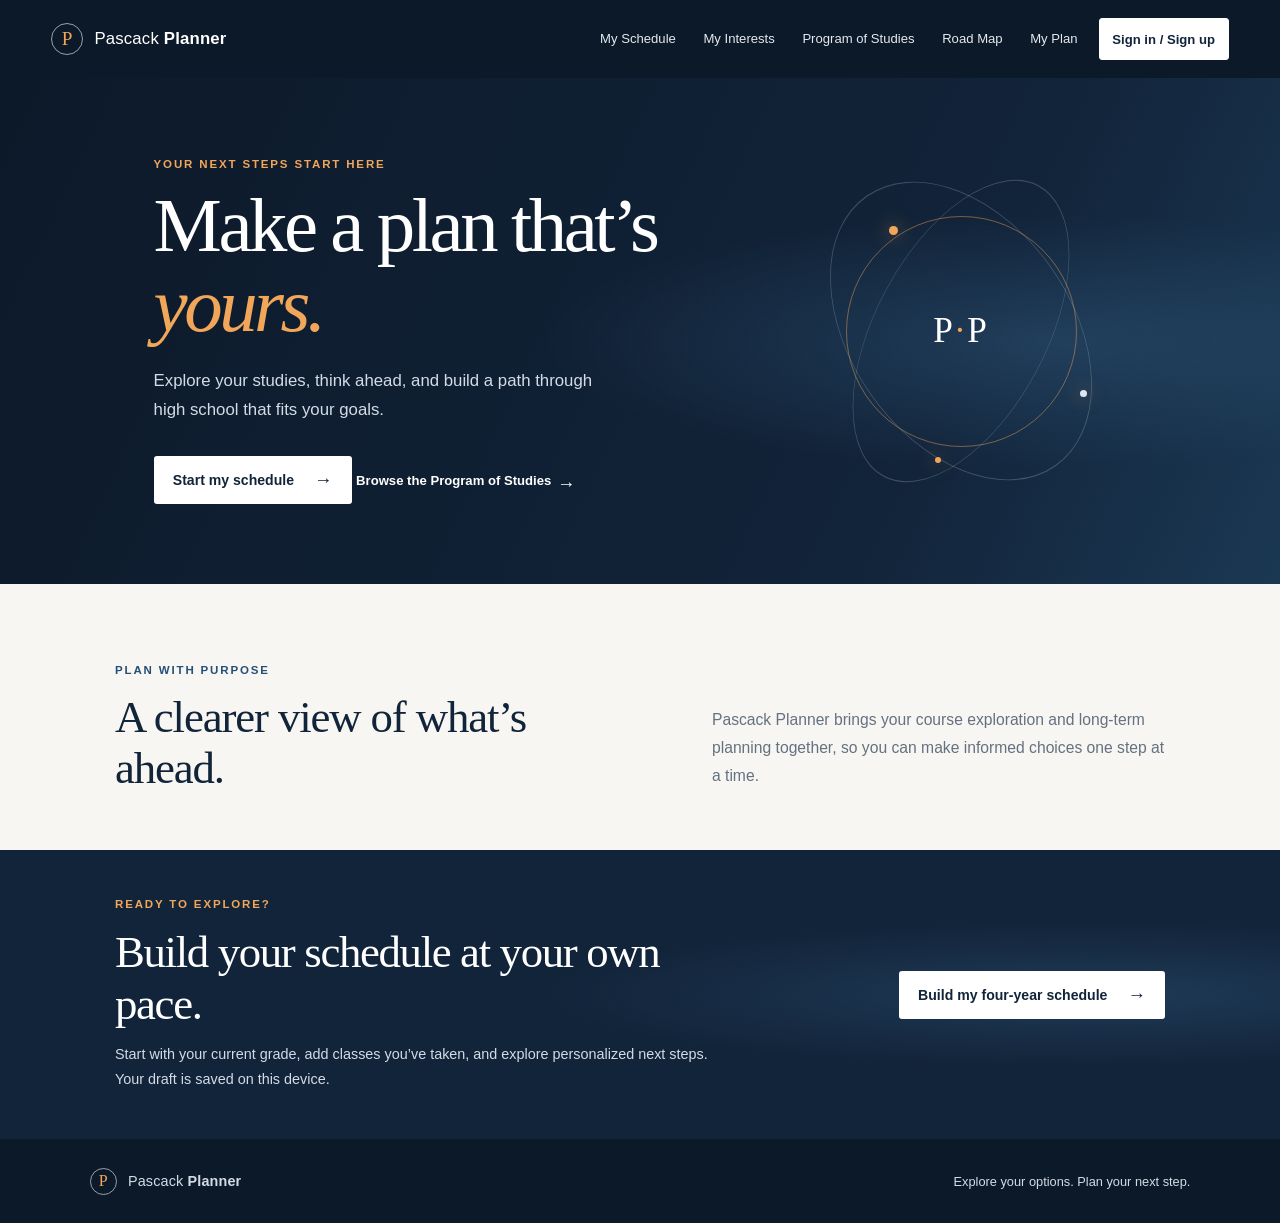
<file: index.html>
<!DOCTYPE html>
<html lang="en">
<head>
    <meta charset="UTF-8">
    <meta name="viewport" content="width=device-width, initial-scale=1.0">
    <meta name="theme-color" content="#12243a">
    <meta name="theme-color" content="#12243a">
    <title>Pascack Planner</title>
    <link href="./style.css" rel="stylesheet">
</head>
<body>
    <header class="site-header">
        <a class="brand" href="./index.html" aria-label="Pascack Planner home">
            <span class="brand-mark" aria-hidden="true">P</span>
            <span>Pascack <strong>Planner</strong></span>
        </a>
        <nav class="site-nav" aria-label="Main navigation">
            <a href="./planner.html">My Schedule</a>
            <a href="./interests.html">My Interests</a>
            <a href="./programs.html">Program of Studies</a>
            <a href="./roadmap.html">Road Map</a>
            <a href="./profile.html">My Plan</a>
            <a class="nav-signin" href="./planner.html#auth-panel">Sign in / Sign up</a>
        </nav>
    </header>

    <main>
        <section class="hero" id="home" aria-labelledby="hero-title">
            <div class="hero-content">
                <p class="eyebrow">Your next steps start here</p>
                <h1 id="hero-title">Make a plan that’s <span>yours.</span></h1>
                <p class="hero-copy">
                    Explore your studies, think ahead, and build a path through high school that fits your goals.
                </p>
                <a class="button button-light" href="./planner.html">Start my schedule <span aria-hidden="true">→</span></a>
                <a class="text-link" href="./program-of-studies.html#program-of-studies">Browse the Program of Studies <span aria-hidden="true">→</span></a>
            </div>
            <div class="hero-art" aria-hidden="true">
                <div class="orbit orbit-one"></div>
                <div class="orbit orbit-two"></div>
                <div class="orbit orbit-three"></div>
                <div class="orbit-center">P<span>·</span>P</div>
                <span class="orbit-dot dot-one"></span>
                <span class="orbit-dot dot-two"></span>
                <span class="orbit-dot dot-three"></span>
            </div>
        </section>

        <section class="welcome section-wrap" aria-labelledby="welcome-title">
            <div>
                <p class="eyebrow eyebrow-dark">Plan with purpose</p>
                <h2 id="welcome-title">A clearer view of what’s ahead.</h2>
            </div>
            <p class="welcome-copy">
                Pascack Planner brings your course exploration and long-term planning together, so you can make informed choices one step at a time.
            </p>
        </section>

        <section class="next-steps">
            <div class="next-steps-inner section-wrap">
                <div>
                    <p class="eyebrow">Ready to explore?</p>
                    <h2>Build your schedule at your own pace.</h2>
                    <p>Start with your current grade, add classes you’ve taken, and explore personalized next steps. Your draft is saved on this device.</p>
                </div>
                <a class="button button-light" href="./planner.html">Build my four-year schedule <span aria-hidden="true">→</span></a>
            </div>
        </section>
    </main>

    <footer class="site-footer">
        <a class="brand brand-footer" href="#home">
            <span class="brand-mark" aria-hidden="true">P</span>
            <span>Pascack <strong>Planner</strong></span>
        </a>
        <p>Explore your options. Plan your next step.</p>
    </footer>
</body>
</html>
</file>
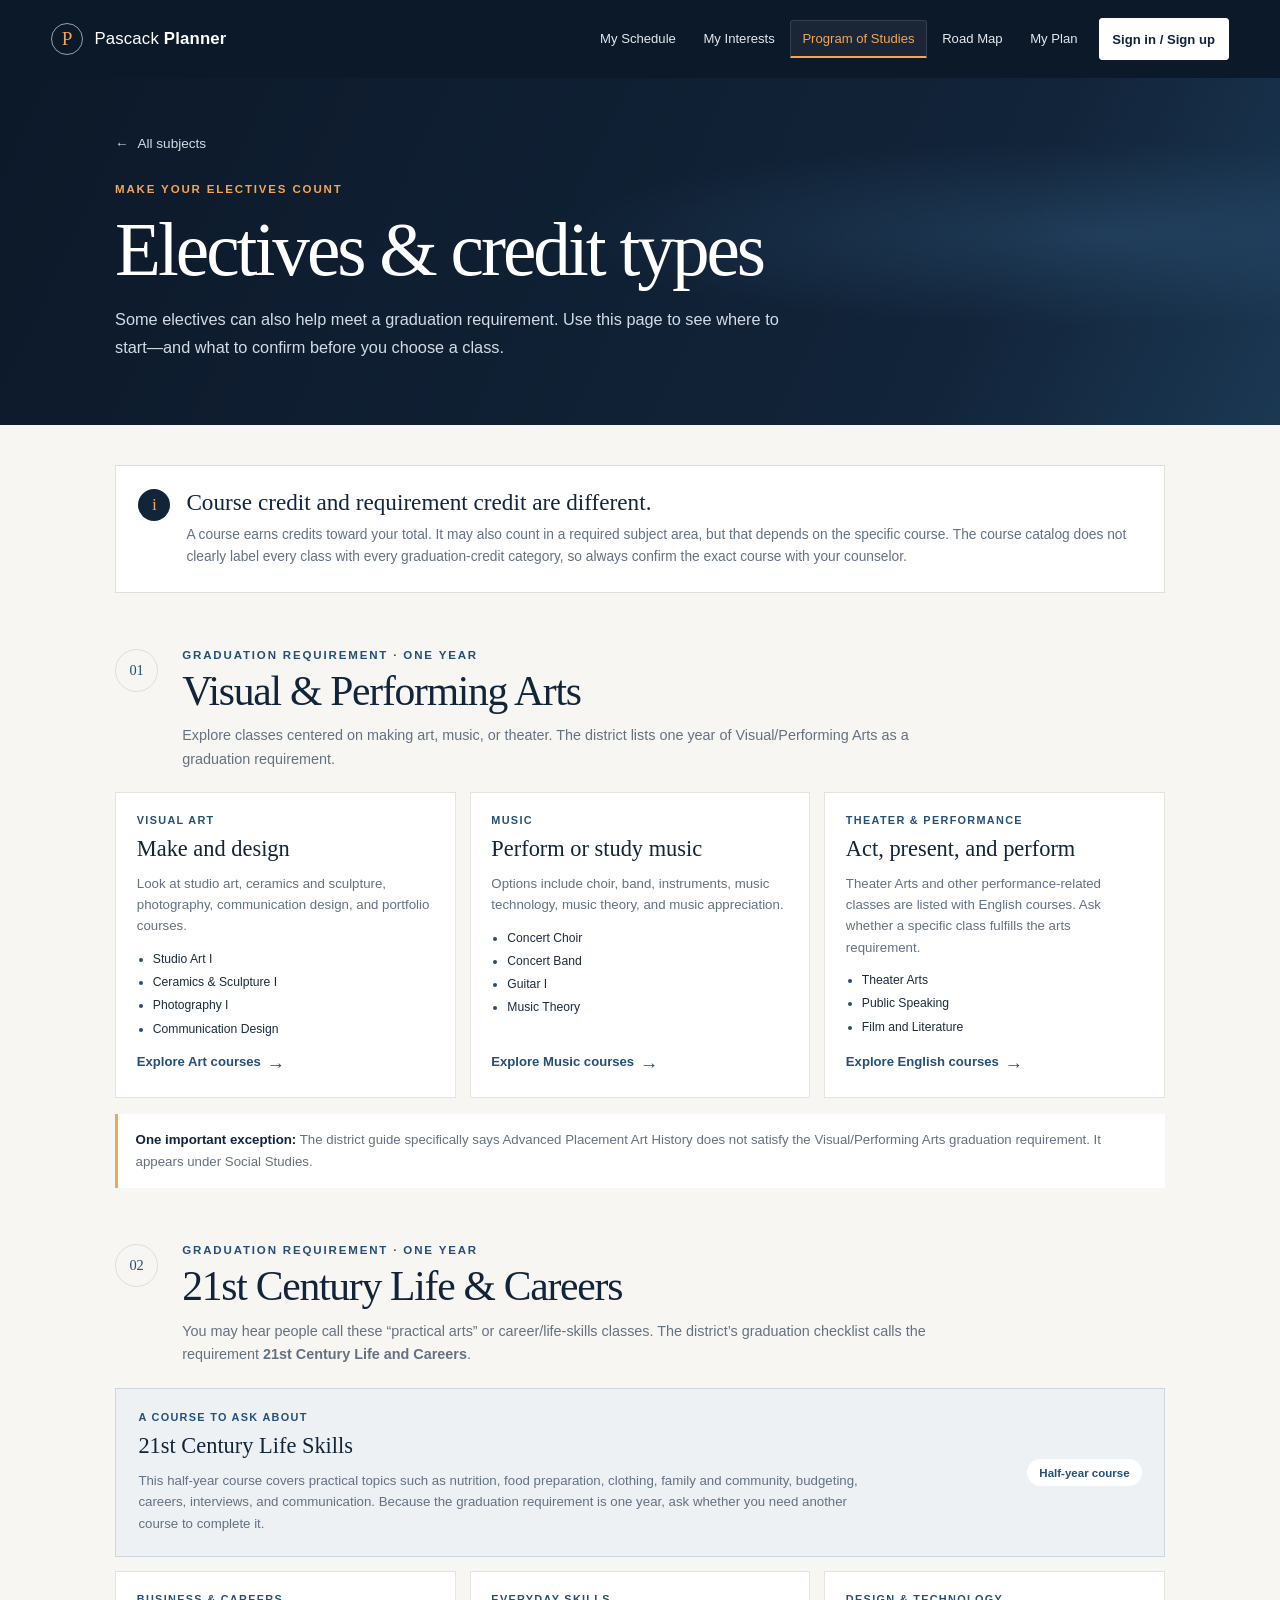
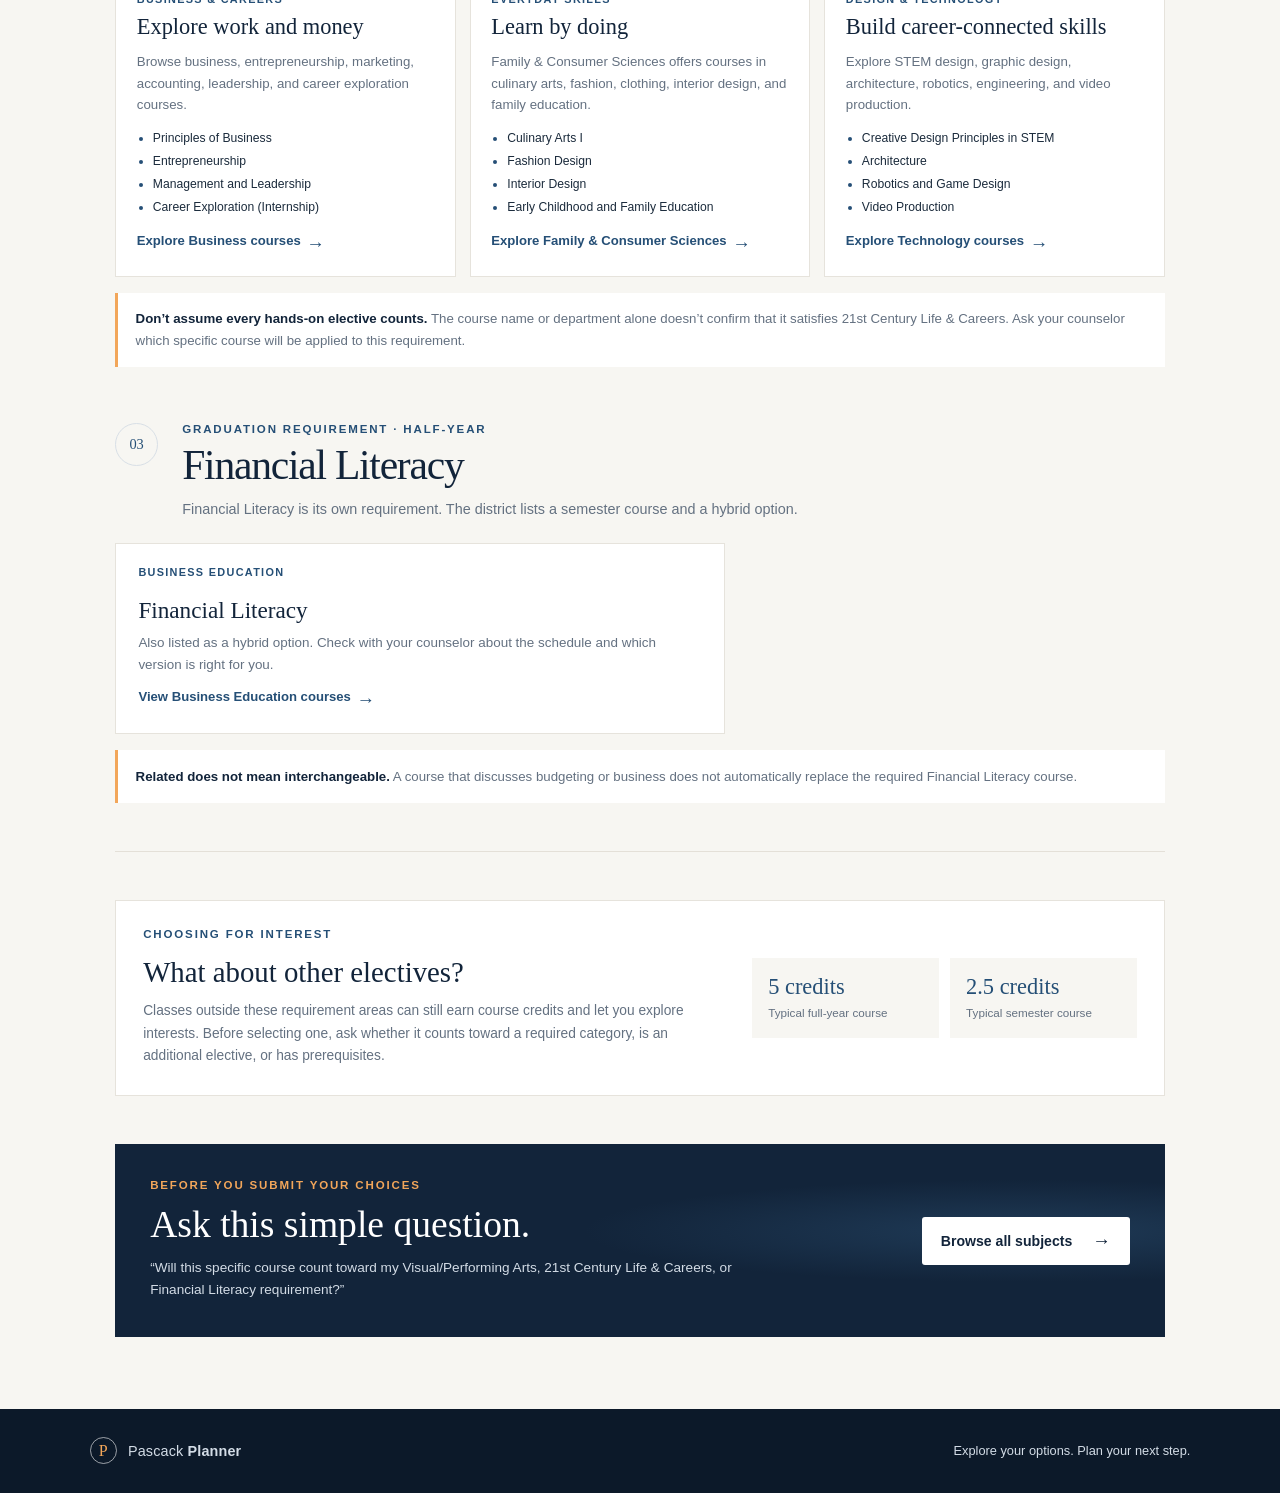
<file: electives.html>
<!DOCTYPE html>
<html lang="en">
<head>
    <meta charset="UTF-8">
    <meta name="viewport" content="width=device-width, initial-scale=1.0">
    <meta name="theme-color" content="#12243a">
    <title>Electives &amp; Credit Types | Pascack Planner</title>
    <link href="./style.css" rel="stylesheet">
</head>
<body class="electives-page">
    <header class="site-header">
        <a class="brand" href="./index.html#home" aria-label="Pascack Planner home">
            <span class="brand-mark" aria-hidden="true">P</span>
            <span>Pascack <strong>Planner</strong></span>
        </a>
        <nav class="site-nav" aria-label="Main navigation">
            <a href="./planner.html">My Schedule</a>
            <a href="./interests.html">My Interests</a>
            <a href="./programs.html" aria-current="page">Program of Studies</a>
            <a href="./roadmap.html">Road Map</a>
            <a href="./profile.html">My Plan</a>
            <a class="nav-signin" href="./planner.html#auth-panel">Sign in / Sign up</a>
        </nav>
    </header>

    <main>
        <section class="electives-hero" aria-labelledby="electives-title">
            <div class="section-wrap">
                <a class="back-link" href="./program-of-studies.html#program-of-studies"><span aria-hidden="true">←</span> All subjects</a>
                <p class="eyebrow">Make your electives count</p>
                <h1 id="electives-title">Electives &amp; credit types</h1>
                <p>Some electives can also help meet a graduation requirement. Use this page to see where to start—and what to confirm before you choose a class.</p>
            </div>
        </section>

        <div class="section-wrap electives-content">
            <aside class="electives-explainer">
                <span class="explainer-mark" aria-hidden="true">i</span>
                <div>
                    <h2>Course credit and requirement credit are different.</h2>
                    <p>A course earns credits toward your total. It may also count in a required subject area, but that depends on the specific course. The course catalog does not clearly label every class with every graduation-credit category, so always confirm the exact course with your counselor.</p>
                </div>
            </aside>

            <section class="credit-type-section" aria-labelledby="arts-credit-title">
                <div class="credit-section-heading">
                    <span class="credit-index">01</span>
                    <div>
                        <p class="eyebrow eyebrow-dark">Graduation requirement · one year</p>
                        <h2 id="arts-credit-title">Visual &amp; Performing Arts</h2>
                        <p>Explore classes centered on making art, music, or theater. The district lists one year of Visual/Performing Arts as a graduation requirement.</p>
                    </div>
                </div>
                <div class="credit-exploration-grid">
                    <article class="credit-explore-card">
                        <p class="credit-area-label">Visual art</p>
                        <h3>Make and design</h3>
                        <p>Look at studio art, ceramics and sculpture, photography, communication design, and portfolio courses.</p>
                        <ul class="course-example-list">
                            <li>Studio Art I</li>
                            <li>Ceramics &amp; Sculpture I</li>
                            <li>Photography I</li>
                            <li>Communication Design</li>
                        </ul>
                        <a class="text-link" href="./program.html?subject=art">Explore Art courses <span aria-hidden="true">→</span></a>
                    </article>
                    <article class="credit-explore-card">
                        <p class="credit-area-label">Music</p>
                        <h3>Perform or study music</h3>
                        <p>Options include choir, band, instruments, music technology, music theory, and music appreciation.</p>
                        <ul class="course-example-list">
                            <li>Concert Choir</li>
                            <li>Concert Band</li>
                            <li>Guitar I</li>
                            <li>Music Theory</li>
                        </ul>
                        <a class="text-link" href="./program.html?subject=music">Explore Music courses <span aria-hidden="true">→</span></a>
                    </article>
                    <article class="credit-explore-card">
                        <p class="credit-area-label">Theater &amp; performance</p>
                        <h3>Act, present, and perform</h3>
                        <p>Theater Arts and other performance-related classes are listed with English courses. Ask whether a specific class fulfills the arts requirement.</p>
                        <ul class="course-example-list">
                            <li>Theater Arts</li>
                            <li>Public Speaking</li>
                            <li>Film and Literature</li>
                        </ul>
                        <a class="text-link" href="./program.html?subject=english">Explore English courses <span aria-hidden="true">→</span></a>
                    </article>
                </div>
                <p class="credit-caution"><strong>One important exception:</strong> The district guide specifically says Advanced Placement Art History does not satisfy the Visual/Performing Arts graduation requirement. It appears under Social Studies.</p>
            </section>

            <section class="credit-type-section" aria-labelledby="life-credit-title">
                <div class="credit-section-heading">
                    <span class="credit-index">02</span>
                    <div>
                        <p class="eyebrow eyebrow-dark">Graduation requirement · one year</p>
                        <h2 id="life-credit-title">21st Century Life &amp; Careers</h2>
                        <p>You may hear people call these “practical arts” or career/life-skills classes. The district’s graduation checklist calls the requirement <strong>21st Century Life and Careers</strong>.</p>
                    </div>
                </div>
                <div class="life-skills-feature">
                    <div>
                        <p class="credit-area-label">A course to ask about</p>
                        <h3>21st Century Life Skills</h3>
                        <p>This half-year course covers practical topics such as nutrition, food preparation, clothing, family and community, budgeting, careers, interviews, and communication. Because the graduation requirement is one year, ask whether you need another course to complete it.</p>
                    </div>
                    <span class="course-time-badge">Half-year course</span>
                </div>
                <div class="credit-exploration-grid">
                    <article class="credit-explore-card">
                        <p class="credit-area-label">Business &amp; careers</p>
                        <h3>Explore work and money</h3>
                        <p>Browse business, entrepreneurship, marketing, accounting, leadership, and career exploration courses.</p>
                        <ul class="course-example-list">
                            <li>Principles of Business</li>
                            <li>Entrepreneurship</li>
                            <li>Management and Leadership</li>
                            <li>Career Exploration (Internship)</li>
                        </ul>
                        <a class="text-link" href="./program.html?subject=business-education">Explore Business courses <span aria-hidden="true">→</span></a>
                    </article>
                    <article class="credit-explore-card">
                        <p class="credit-area-label">Everyday skills</p>
                        <h3>Learn by doing</h3>
                        <p>Family &amp; Consumer Sciences offers courses in culinary arts, fashion, clothing, interior design, and family education.</p>
                        <ul class="course-example-list">
                            <li>Culinary Arts I</li>
                            <li>Fashion Design</li>
                            <li>Interior Design</li>
                            <li>Early Childhood and Family Education</li>
                        </ul>
                        <a class="text-link" href="./program.html?subject=family-consumer-sciences">Explore Family &amp; Consumer Sciences <span aria-hidden="true">→</span></a>
                    </article>
                    <article class="credit-explore-card">
                        <p class="credit-area-label">Design &amp; technology</p>
                        <h3>Build career-connected skills</h3>
                        <p>Explore STEM design, graphic design, architecture, robotics, engineering, and video production.</p>
                        <ul class="course-example-list">
                            <li>Creative Design Principles in STEM</li>
                            <li>Architecture</li>
                            <li>Robotics and Game Design</li>
                            <li>Video Production</li>
                        </ul>
                        <a class="text-link" href="./program.html?subject=technology-education">Explore Technology courses <span aria-hidden="true">→</span></a>
                    </article>
                </div>
                <p class="credit-caution"><strong>Don’t assume every hands-on elective counts.</strong> The course name or department alone doesn’t confirm that it satisfies 21st Century Life &amp; Careers. Ask your counselor which specific course will be applied to this requirement.</p>
            </section>

            <section class="credit-type-section financial-section" aria-labelledby="financial-credit-title">
                <div class="credit-section-heading">
                    <span class="credit-index">03</span>
                    <div>
                        <p class="eyebrow eyebrow-dark">Graduation requirement · half-year</p>
                        <h2 id="financial-credit-title">Financial Literacy</h2>
                        <p>Financial Literacy is its own requirement. The district lists a semester course and a hybrid option.</p>
                    </div>
                </div>
                <a class="financial-course-card" href="./program.html?subject=business-education">
                    <span class="credit-area-label">Business Education</span>
                    <strong>Financial Literacy</strong>
                    <span>Also listed as a hybrid option. Check with your counselor about the schedule and which version is right for you.</span>
                    <span class="text-link">View Business Education courses <span aria-hidden="true">→</span></span>
                </a>
                <p class="credit-caution"><strong>Related does not mean interchangeable.</strong> A course that discusses budgeting or business does not automatically replace the required Financial Literacy course.</p>
            </section>

            <section class="elective-basics" aria-labelledby="general-electives-title">
                <div>
                    <p class="eyebrow eyebrow-dark">Choosing for interest</p>
                    <h2 id="general-electives-title">What about other electives?</h2>
                    <p>Classes outside these requirement areas can still earn course credits and let you explore interests. Before selecting one, ask whether it counts toward a required category, is an additional elective, or has prerequisites.</p>
                </div>
                <div class="credit-example-pair">
                    <div><strong>5 credits</strong><span>Typical full-year course</span></div>
                    <div><strong>2.5 credits</strong><span>Typical semester course</span></div>
                </div>
            </section>

            <section class="counselor-callout elective-counselor-callout">
                <div>
                    <p class="eyebrow">Before you submit your choices</p>
                    <h2>Ask this simple question.</h2>
                    <p>“Will this specific course count toward my Visual/Performing Arts, 21st Century Life &amp; Careers, or Financial Literacy requirement?”</p>
                </div>
                <a class="button button-light" href="./program-of-studies.html#program-of-studies">Browse all subjects <span aria-hidden="true">→</span></a>
            </section>
        </div>
    </main>

    <footer class="site-footer">
        <a class="brand brand-footer" href="./index.html#home">
            <span class="brand-mark" aria-hidden="true">P</span>
            <span>Pascack <strong>Planner</strong></span>
        </a>
        <p>Explore your options. Plan your next step.</p>
    </footer>
</body>
</html>
</file>
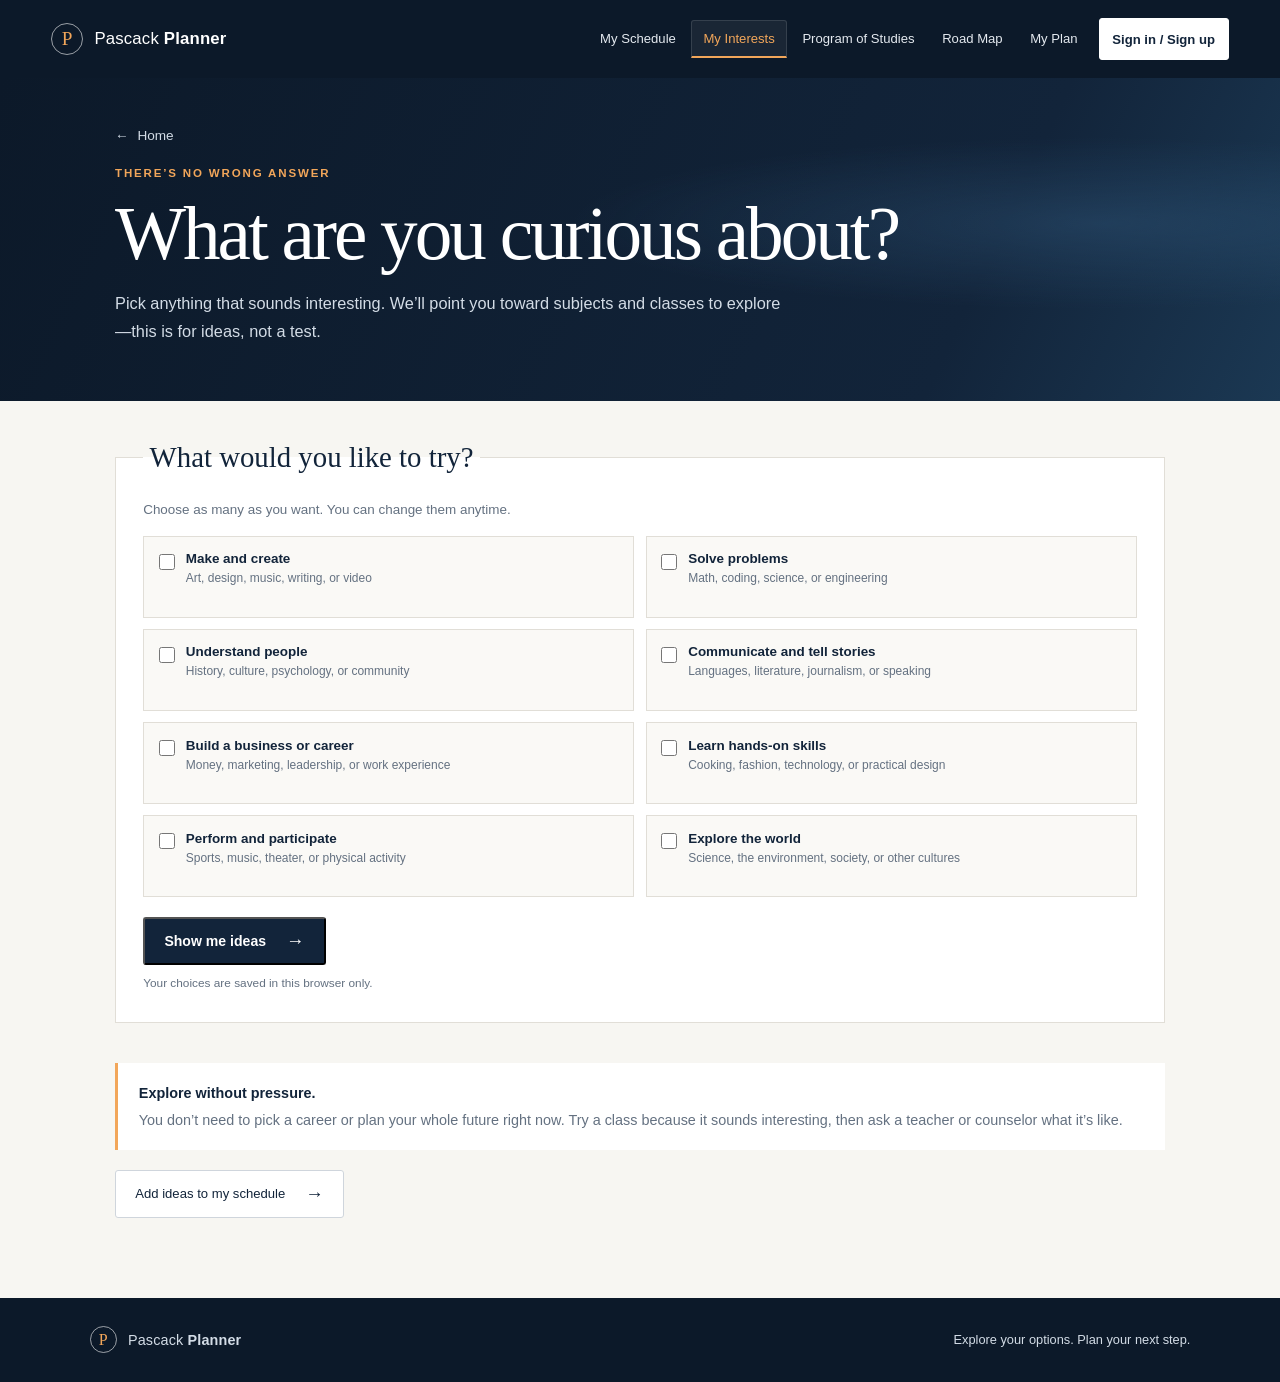
<file: interests.html>
<!DOCTYPE html>
<html lang="en">
<head>
    <meta charset="UTF-8">
    <meta name="viewport" content="width=device-width, initial-scale=1.0">
    <meta name="theme-color" content="#12243a">
    <title>Explore My Interests | Pascack Planner</title>
    <link href="./style.css" rel="stylesheet">
    <script src="./program-data.js" defer></script>
    <script src="./interests.js" defer></script>
</head>
<body>
    <header class="site-header">
        <a class="brand" href="./index.html" aria-label="Pascack Planner home">
            <span class="brand-mark" aria-hidden="true">P</span>
            <span>Pascack <strong>Planner</strong></span>
        </a>
        <nav class="site-nav" aria-label="Main navigation">
            <a href="./planner.html">My Schedule</a>
            <a href="./interests.html" aria-current="page">My Interests</a>
            <a href="./programs.html">Program of Studies</a>
            <a href="./roadmap.html">Road Map</a>
            <a href="./profile.html">My Plan</a>
            <a class="nav-signin" href="./planner.html#auth-panel">Sign in / Sign up</a>
        </nav>
    </header>

    <main>
        <section class="section-hero">
            <div class="section-wrap">
                <a class="back-link" href="./index.html"><span aria-hidden="true">←</span> Home</a>
                <p class="eyebrow">There’s no wrong answer</p>
                <h1>What are you curious about?</h1>
                <p>Pick anything that sounds interesting. We’ll point you toward subjects and classes to explore—this is for ideas, not a test.</p>
            </div>
        </section>

        <div class="section-wrap interests-content">
            <fieldset class="interest-fieldset">
                <legend>What would you like to try?</legend>
                <p class="interest-instructions">Choose as many as you want. You can change them anytime.</p>
                <div class="interest-options">
                    <label class="interest-option"><input type="checkbox" name="interest" value="make"><span><strong>Make and create</strong><small>Art, design, music, writing, or video</small></span></label>
                    <label class="interest-option"><input type="checkbox" name="interest" value="solve"><span><strong>Solve problems</strong><small>Math, coding, science, or engineering</small></span></label>
                    <label class="interest-option"><input type="checkbox" name="interest" value="people"><span><strong>Understand people</strong><small>History, culture, psychology, or community</small></span></label>
                    <label class="interest-option"><input type="checkbox" name="interest" value="communicate"><span><strong>Communicate and tell stories</strong><small>Languages, literature, journalism, or speaking</small></span></label>
                    <label class="interest-option"><input type="checkbox" name="interest" value="business"><span><strong>Build a business or career</strong><small>Money, marketing, leadership, or work experience</small></span></label>
                    <label class="interest-option"><input type="checkbox" name="interest" value="hands-on"><span><strong>Learn hands-on skills</strong><small>Cooking, fashion, technology, or practical design</small></span></label>
                    <label class="interest-option"><input type="checkbox" name="interest" value="perform"><span><strong>Perform and participate</strong><small>Sports, music, theater, or physical activity</small></span></label>
                    <label class="interest-option"><input type="checkbox" name="interest" value="explore"><span><strong>Explore the world</strong><small>Science, the environment, society, or other cultures</small></span></label>
                </div>
                <button class="button button-navy" type="button" id="show-matches">Show me ideas <span aria-hidden="true">→</span></button>
                <p class="interest-save-note" id="interest-save-note" role="status">Your choices are saved in this browser only.</p>
            </fieldset>

            <section class="interest-results" id="interest-results" aria-live="polite" aria-labelledby="results-title" hidden>
                <div class="requirements-heading">
                    <div>
                        <p class="eyebrow eyebrow-dark">A few places to start</p>
                        <h2 class="content-heading" id="results-title">Subjects to explore</h2>
                    </div>
                </div>
                <p class="section-intro" id="results-intro"></p>
                <div class="interest-result-grid" id="interest-result-grid"></div>
            </section>

            <aside class="guide-note">
                <strong>Explore without pressure.</strong>
                You don’t need to pick a career or plan your whole future right now. Try a class because it sounds interesting, then ask a teacher or counselor what it’s like.
            </aside>
            <a class="button button-outline" href="./planner.html">Add ideas to my schedule <span aria-hidden="true">→</span></a>
        </div>
    </main>

    <footer class="site-footer">
        <a class="brand brand-footer" href="./index.html">
            <span class="brand-mark" aria-hidden="true">P</span>
            <span>Pascack <strong>Planner</strong></span>
        </a>
        <p>Explore your options. Plan your next step.</p>
    </footer>
</body>
</html>
</file>
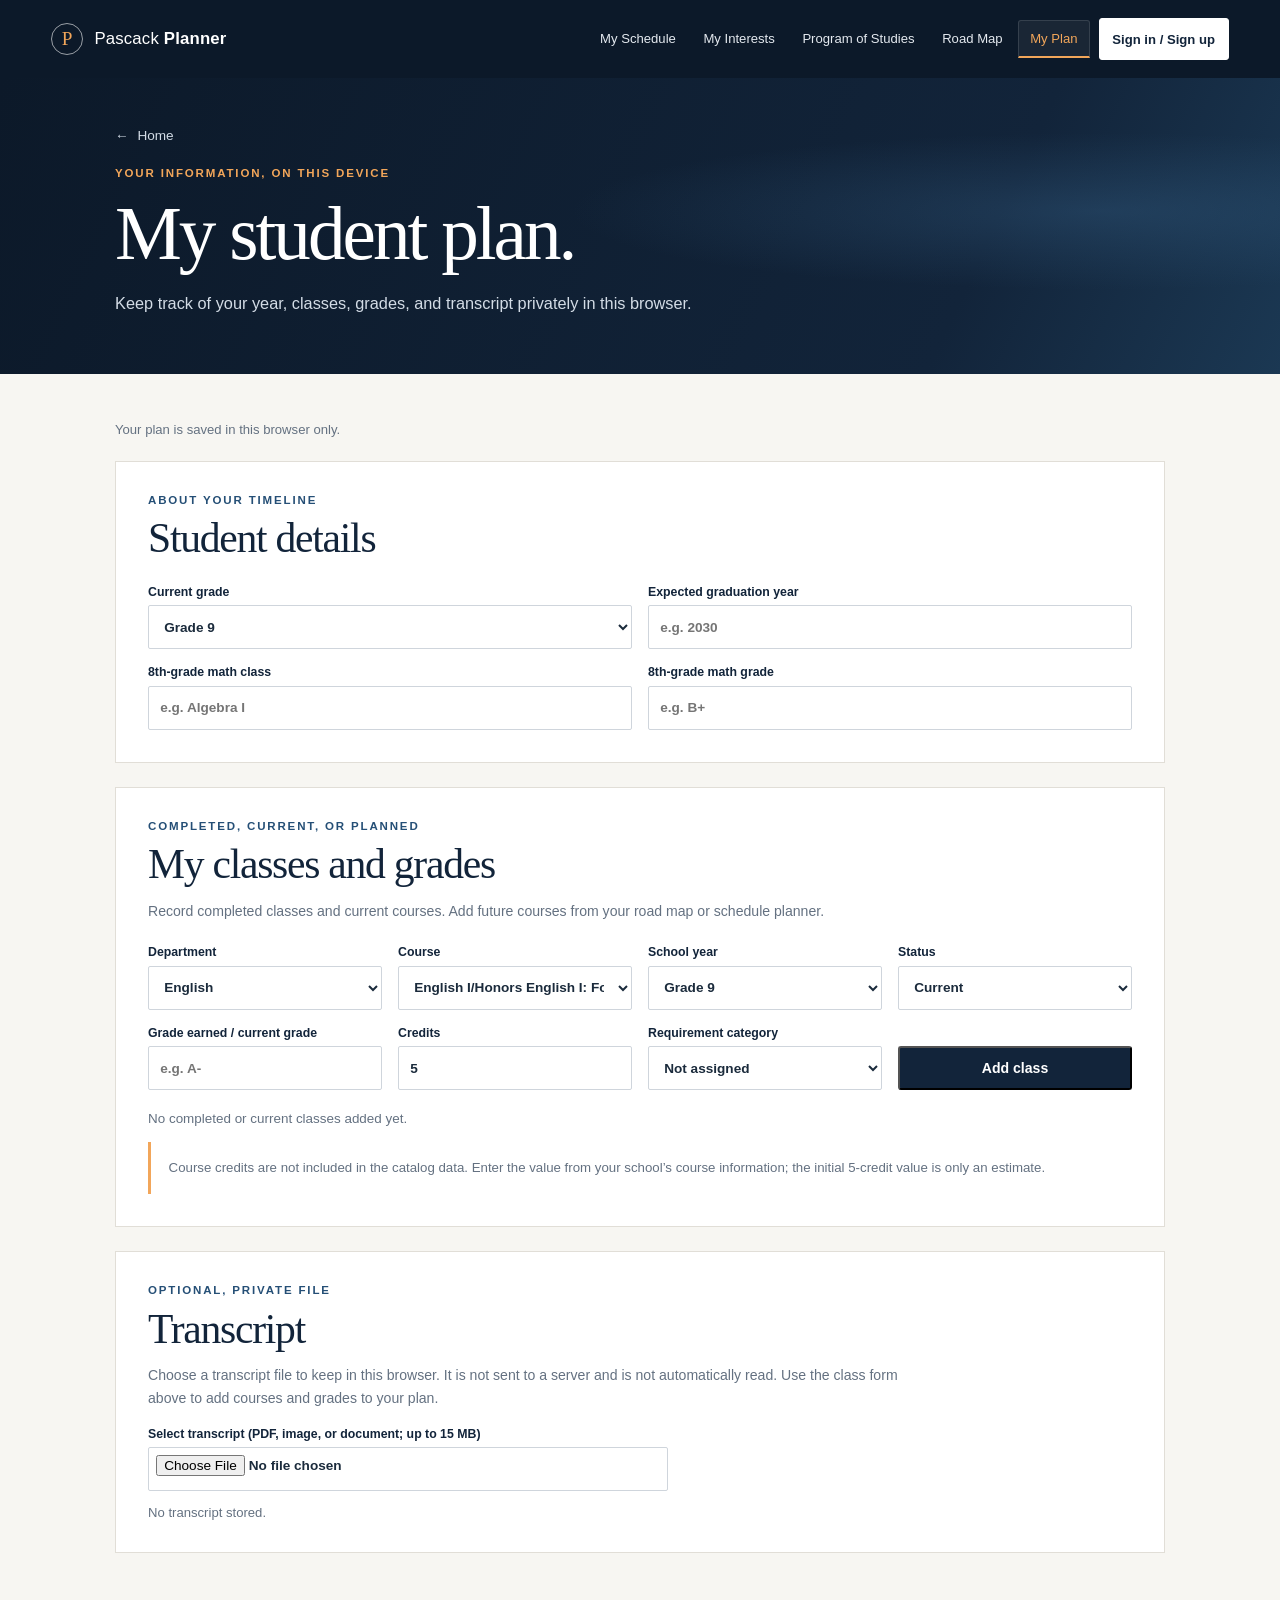
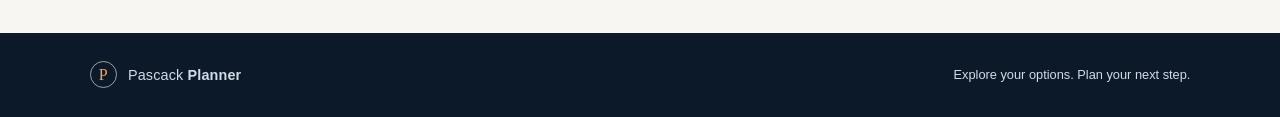
<file: profile.html>
<!DOCTYPE html>
<html lang="en">
<head>
    <meta charset="UTF-8">
    <meta name="viewport" content="width=device-width, initial-scale=1.0">
    <meta name="theme-color" content="#12243a">
    <title>My Plan | Pascack Planner</title>
    <link href="./style.css" rel="stylesheet">
    <script src="./program-data.js" defer></script>
    <script src="./student-data.js" defer></script>
    <script src="./profile.js" defer></script>
</head>
<body>
    <header class="site-header">
        <a class="brand" href="./index.html" aria-label="Pascack Planner home">
            <span class="brand-mark" aria-hidden="true">P</span>
            <span>Pascack <strong>Planner</strong></span>
        </a>
        <nav class="site-nav" aria-label="Main navigation">
            <a href="./planner.html">My Schedule</a>
            <a href="./interests.html">My Interests</a>
            <a href="./programs.html">Program of Studies</a>
            <a href="./roadmap.html">Road Map</a>
            <a href="./profile.html" aria-current="page">My Plan</a>
            <a class="nav-signin" href="./planner.html#auth-panel">Sign in / Sign up</a>
        </nav>
    </header>
    <main>
        <section class="section-hero">
            <div class="section-wrap">
                <a class="back-link" href="./index.html"><span aria-hidden="true">←</span> Home</a>
                <p class="eyebrow">Your information, on this device</p>
                <h1>My student plan.</h1>
                <p>Keep track of your year, classes, grades, and transcript privately in this browser.</p>
            </div>
        </section>
        <div class="section-wrap content-page student-profile-page">
            <p class="student-data-status" id="profile-status" role="status">Your plan is saved in this browser only.</p>
            <section class="student-panel" aria-labelledby="student-details-title">
                <p class="eyebrow eyebrow-dark">About your timeline</p>
                <h2 class="content-heading" id="student-details-title">Student details</h2>
                <div class="student-form-grid">
                    <label>Current grade
                        <select id="profile-current-grade">
                            <option value="9">Grade 9</option><option value="10">Grade 10</option>
                            <option value="11">Grade 11</option><option value="12">Grade 12</option>
                        </select>
                    </label>
                    <label>Expected graduation year
                        <input id="profile-graduation-year" type="number" min="2026" max="2045" placeholder="e.g. 2030">
                    </label>
                    <label>8th-grade math class
                        <input id="profile-math8-course" type="text" maxlength="100" placeholder="e.g. Algebra I">
                    </label>
                    <label>8th-grade math grade
                        <input id="profile-math8-grade" type="text" maxlength="12" placeholder="e.g. B+">
                    </label>
                </div>
            </section>

            <section class="student-panel" aria-labelledby="add-class-title">
                <p class="eyebrow eyebrow-dark">Completed, current, or planned</p>
                <h2 class="content-heading" id="add-class-title">My classes and grades</h2>
                <p class="section-intro">Record completed classes and current courses. Add future courses from your road map or schedule planner.</p>
                <form id="class-form" class="student-class-form">
                    <label>Department
                        <select id="class-subject" required></select>
                    </label>
                    <label>Course
                        <select id="class-course" required></select>
                    </label>
                    <label>School year
                        <select id="class-grade" required>
                            <option value="9">Grade 9</option><option value="10">Grade 10</option>
                            <option value="11">Grade 11</option><option value="12">Grade 12</option>
                        </select>
                    </label>
                    <label>Status
                        <select id="class-status"><option value="current" selected>Current</option><option value="completed">Completed</option><option value="planned">Planned</option></select>
                    </label>
                    <label>Grade earned / current grade
                        <input id="class-mark" type="text" maxlength="12" placeholder="e.g. A-">
                    </label>
                    <label>Credits
                        <input id="class-credits" type="number" min="0" max="30" step="0.5" value="5">
                    </label>
                    <label>Requirement category
                        <select id="class-requirement"></select>
                    </label>
                    <button class="button button-navy" type="submit">Add class</button>
                </form>
                <div id="class-list" class="student-class-list"></div>
                <p class="credit-caution">Course credits are not included in the catalog data. Enter the value from your school’s course information; the initial 5-credit value is only an estimate.</p>
            </section>

            <section class="student-panel transcript-panel" aria-labelledby="transcript-title">
                <p class="eyebrow eyebrow-dark">Optional, private file</p>
                <h2 class="content-heading" id="transcript-title">Transcript</h2>
                <p class="section-intro">Choose a transcript file to keep in this browser. It is not sent to a server and is not automatically read. Use the class form above to add courses and grades to your plan.</p>
                <label class="transcript-upload">Select transcript (PDF, image, or document; up to 15 MB)
                    <input id="transcript-file" type="file" accept=".pdf,.png,.jpg,.jpeg,.webp,.doc,.docx">
                </label>
                <p id="transcript-status" class="student-data-status" role="status">No transcript stored.</p>
                <button class="button button-quiet" id="remove-transcript" type="button" hidden>Remove saved transcript</button>
            </section>
        </div>
    </main>
    <footer class="site-footer">
        <a class="brand brand-footer" href="./index.html"><span class="brand-mark" aria-hidden="true">P</span><span>Pascack <strong>Planner</strong></span></a>
        <p>Explore your options. Plan your next step.</p>
    </footer>
</body>
</html>
</file>
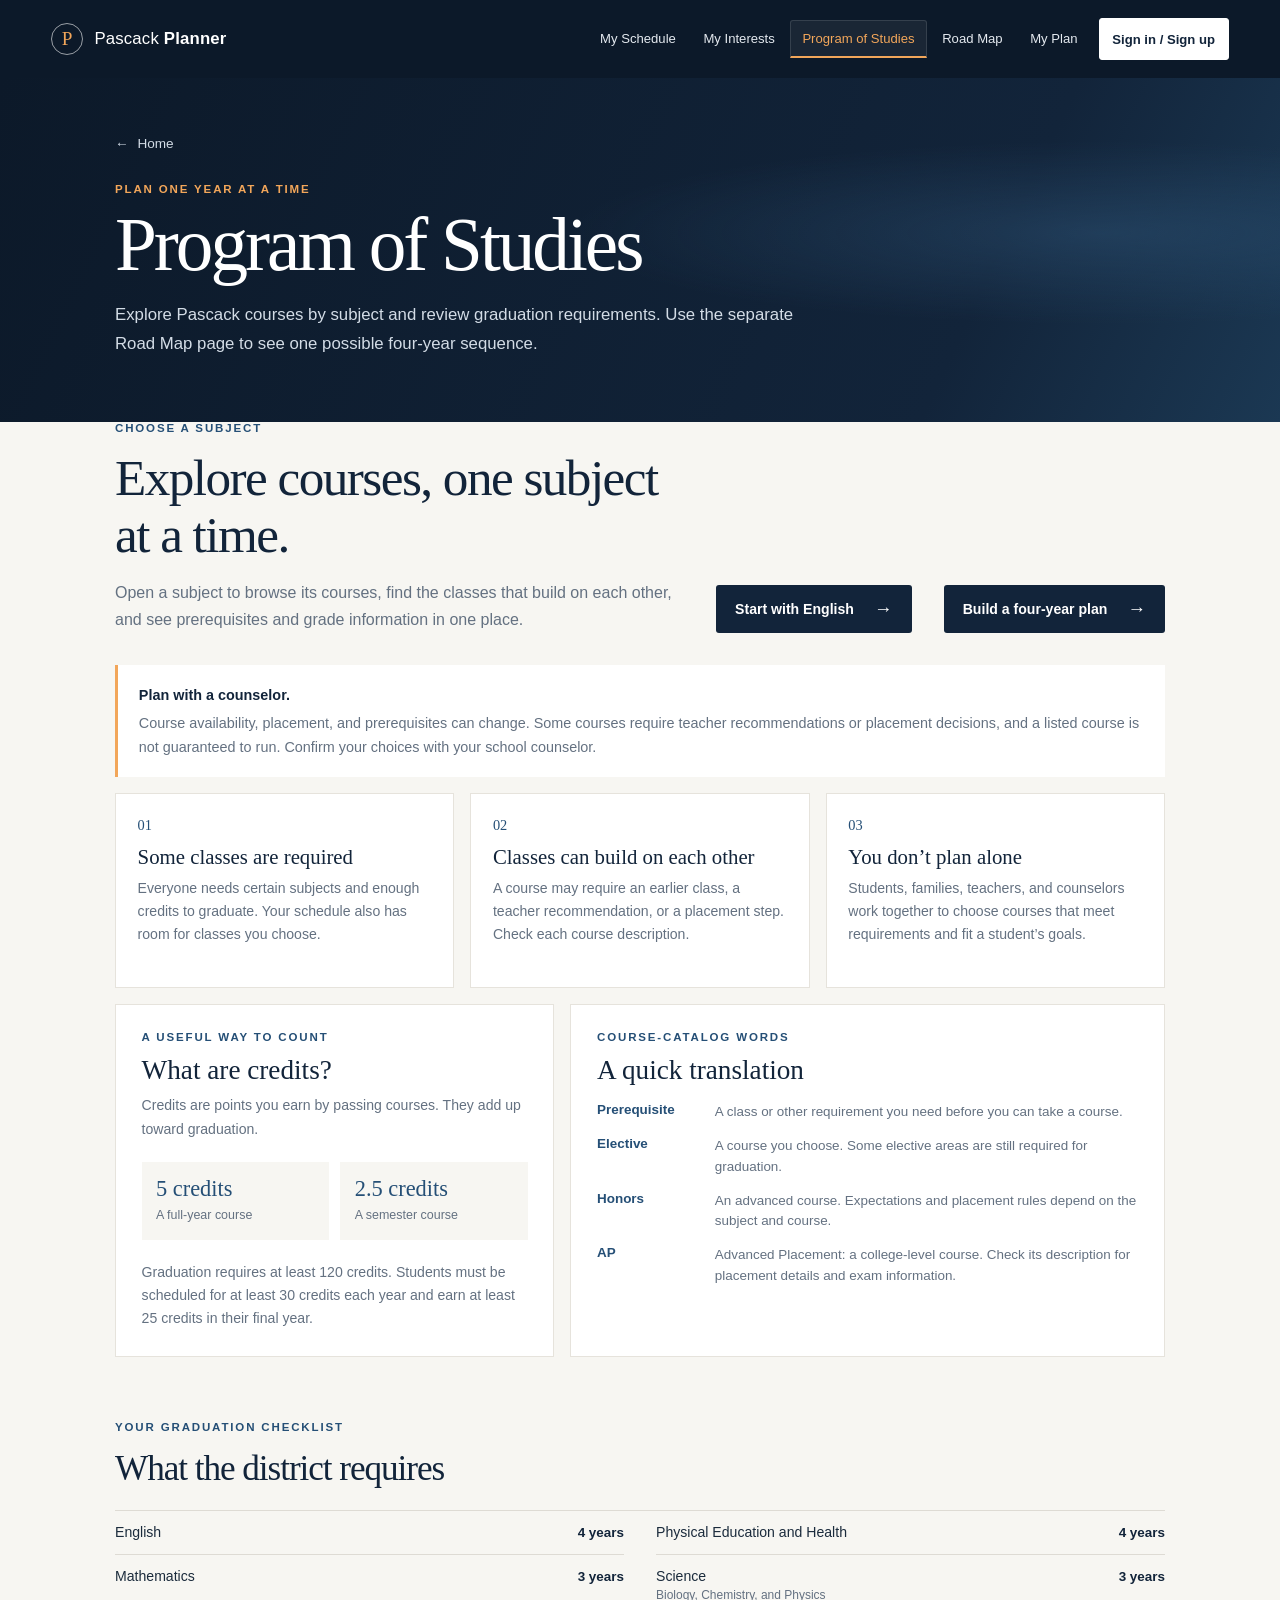
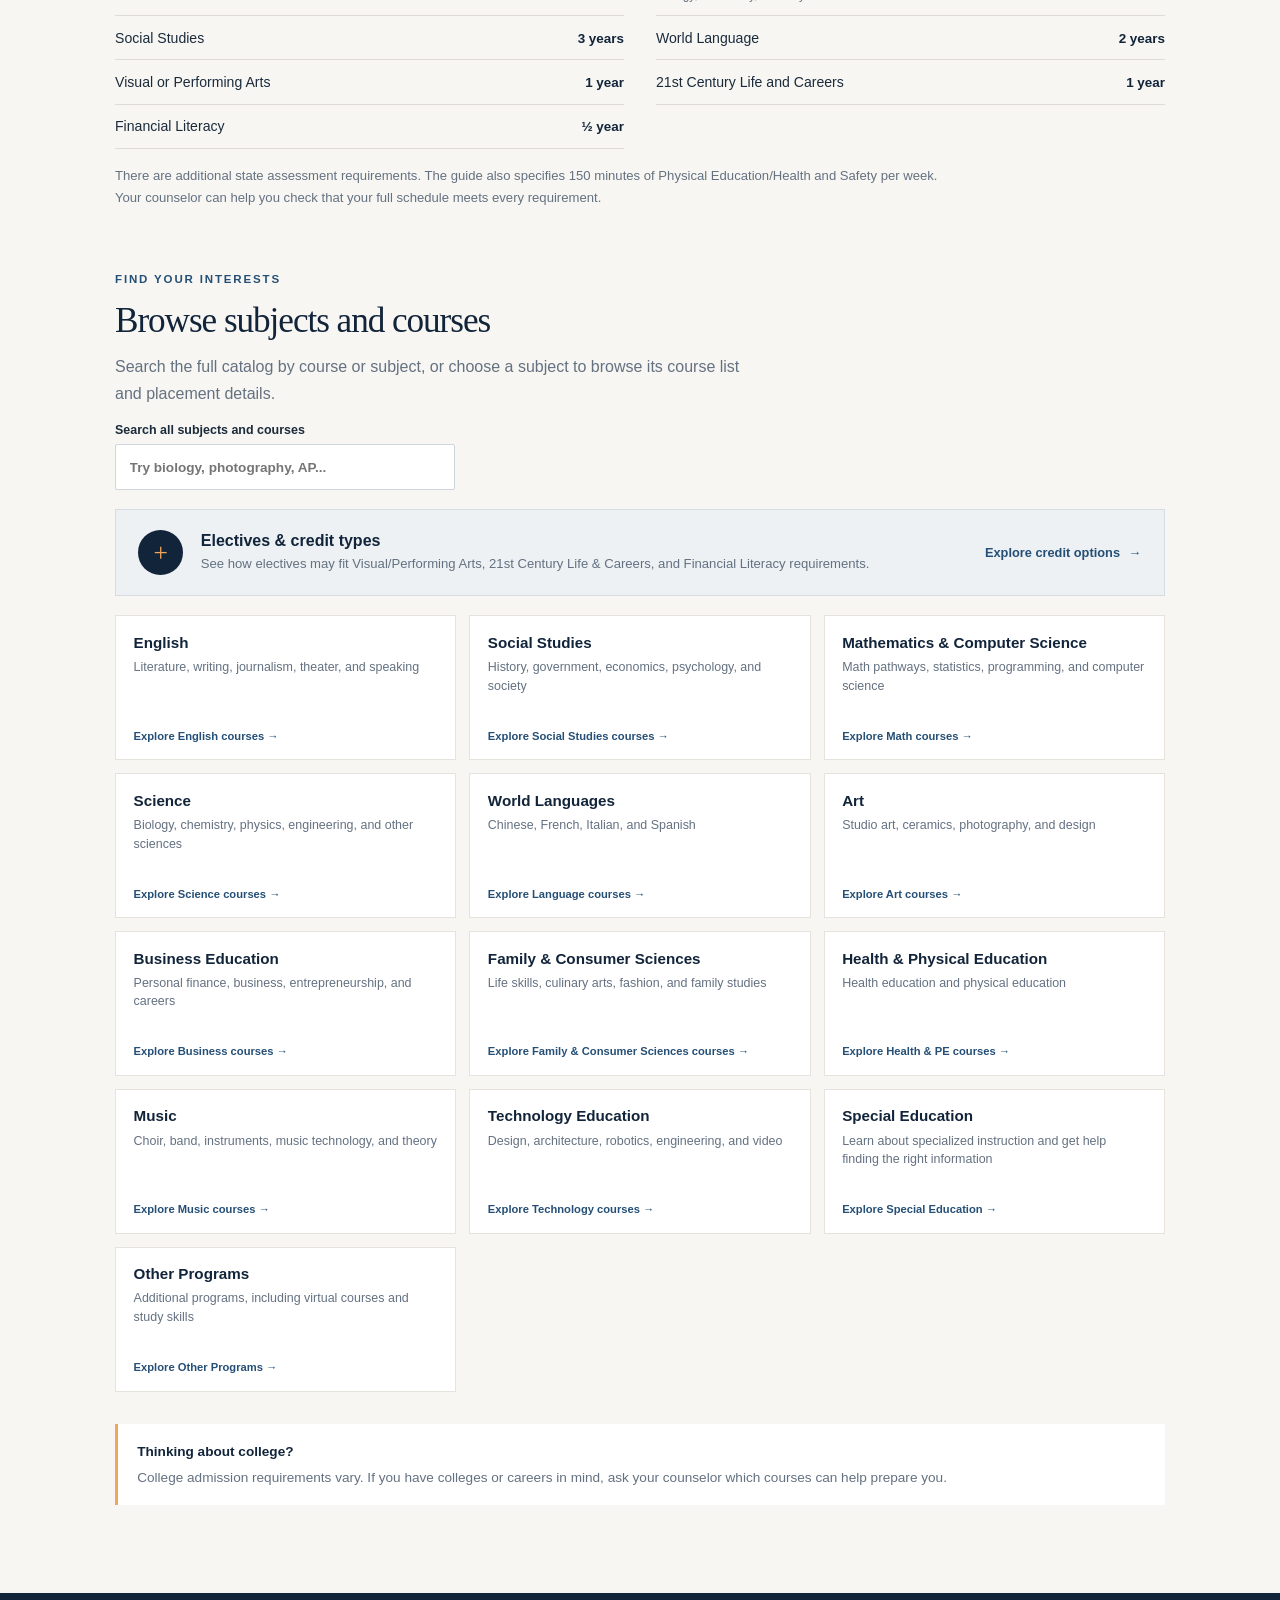
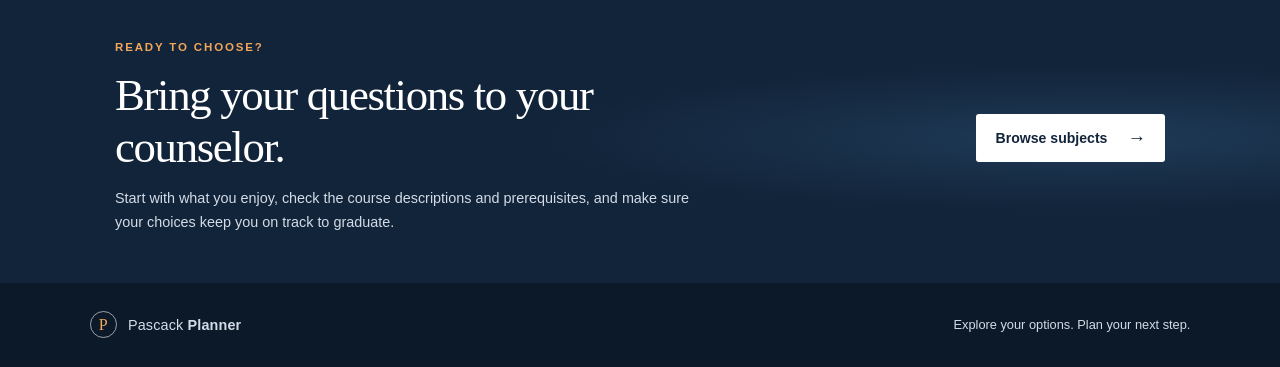
<file: program-of-studies.html>
<!DOCTYPE html>
<html lang="en">
<head>
    <meta charset="UTF-8">
    <meta name="viewport" content="width=device-width, initial-scale=1.0">
    <meta name="theme-color" content="#12243a">
    <title>Program of Studies | Pascack Planner</title>
    <link href="./style.css" rel="stylesheet">
    <script src="./program-data.js" defer></script>
    <script src="./script.js" defer></script>
</head>
<body>
    <header class="site-header">
        <a class="brand" href="./index.html#home" aria-label="Pascack Planner home">
            <span class="brand-mark" aria-hidden="true">P</span>
            <span>Pascack <strong>Planner</strong></span>
        </a>
        <nav class="site-nav" aria-label="Main navigation">
            <a href="./planner.html">My Schedule</a>
            <a href="./interests.html">My Interests</a>
            <a href="./programs.html" aria-current="page">Program of Studies</a>
            <a href="./roadmap.html">Road Map</a>
            <a href="./profile.html">My Plan</a>
            <a class="nav-signin" href="./planner.html#auth-panel">Sign in / Sign up</a>
        </nav>
    </header>

    <main>
        <section class="program-hero" aria-labelledby="program-title">
            <div class="program-hero-inner section-wrap">
                <a class="back-link" href="./index.html#home"><span aria-hidden="true">←</span> Home</a>
                <p class="eyebrow">Plan one year at a time</p>
                <h1 id="program-title">Program of Studies</h1>
                <p class="program-intro">Explore Pascack courses by subject and review graduation requirements. Use the separate Road Map page to see one possible four-year sequence.</p>
            </div>
        </section>

        <section class="student-guide section-wrap" id="program-of-studies" aria-labelledby="guide-title">
            <div class="section-heading">
                <div>
                    <p class="eyebrow eyebrow-dark">Choose a subject</p>
                    <h2 id="guide-title">Explore courses, one subject at a time.</h2>
                    <p class="section-intro">Open a subject to browse its courses, find the classes that build on each other, and see prerequisites and grade information in one place.</p>
                </div>
                <a class="button button-navy" href="./program.html?subject=english">
                    Start with English <span aria-hidden="true">→</span>
                </a>
                <a class="button button-navy" href="./planner.html">
                    Build a four-year plan <span aria-hidden="true">→</span>
                </a>
            </div>

            <aside class="guide-note">
                <strong>Plan with a counselor.</strong>
                Course availability, placement, and prerequisites can change. Some courses require teacher recommendations or placement decisions, and a listed course is not guaranteed to run. Confirm your choices with your school counselor.
            </aside>

            <div class="guide-intro-grid">
                <article class="intro-card">
                    <span class="intro-number">01</span>
                    <h3>Some classes are required</h3>
                    <p>Everyone needs certain subjects and enough credits to graduate. Your schedule also has room for classes you choose.</p>
                </article>
                <article class="intro-card">
                    <span class="intro-number">02</span>
                    <h3>Classes can build on each other</h3>
                    <p>A course may require an earlier class, a teacher recommendation, or a placement step. Check each course description.</p>
                </article>
                <article class="intro-card">
                    <span class="intro-number">03</span>
                    <h3>You don’t plan alone</h3>
                    <p>Students, families, teachers, and counselors work together to choose courses that meet requirements and fit a student’s goals.</p>
                </article>
            </div>

            <div class="guide-columns">
                <article class="guide-panel" aria-labelledby="credits-title">
                    <p class="eyebrow eyebrow-dark">A useful way to count</p>
                    <h3 id="credits-title">What are credits?</h3>
                    <p>Credits are points you earn by passing courses. They add up toward graduation.</p>
                    <div class="credit-examples">
                        <div><strong>5 credits</strong><span>A full-year course</span></div>
                        <div><strong>2.5 credits</strong><span>A semester course</span></div>
                    </div>
                    <p class="small-note">Graduation requires at least 120 credits. Students must be scheduled for at least 30 credits each year and earn at least 25 credits in their final year.</p>
                </article>

                <article class="guide-panel terms-panel" aria-labelledby="terms-title">
                    <p class="eyebrow eyebrow-dark">Course-catalog words</p>
                    <h3 id="terms-title">A quick translation</h3>
                    <dl class="term-list">
                        <div>
                            <dt>Prerequisite</dt>
                            <dd>A class or other requirement you need before you can take a course.</dd>
                        </div>
                        <div>
                            <dt>Elective</dt>
                            <dd>A course you choose. Some elective areas are still required for graduation.</dd>
                        </div>
                        <div>
                            <dt>Honors</dt>
                            <dd>An advanced course. Expectations and placement rules depend on the subject and course.</dd>
                        </div>
                        <div>
                            <dt>AP</dt>
                            <dd>Advanced Placement: a college-level course. Check its description for placement details and exam information.</dd>
                        </div>
                    </dl>
                </article>
            </div>

            <section class="requirements" aria-labelledby="requirements-title">
                <div class="requirements-heading">
                <div>
                    <p class="eyebrow eyebrow-dark">Your graduation checklist</p>
                    <h3 id="requirements-title">What the district requires</h3>
                </div>
                </div>
                <ul class="requirement-list">
                    <li><span>English</span><strong>4 years</strong></li>
                    <li><span>Physical Education and Health</span><strong>4 years</strong></li>
                    <li><span>Mathematics</span><strong>3 years</strong></li>
                    <li><span>Science</span><strong>3 years</strong><small>Biology, Chemistry, and Physics</small></li>
                    <li><span>Social Studies</span><strong>3 years</strong></li>
                    <li><span>World Language</span><strong>2 years</strong></li>
                    <li><span>Visual or Performing Arts</span><strong>1 year</strong></li>
                    <li><span>21st Century Life and Careers</span><strong>1 year</strong></li>
                    <li><span>Financial Literacy</span><strong>½ year</strong></li>
                </ul>
                <p class="requirements-footnote">There are additional state assessment requirements. The guide also specifies 150 minutes of Physical Education/Health and Safety per week. Your counselor can help you check that your full schedule meets every requirement.</p>
            </section>

            <section class="departments" aria-labelledby="departments-title">
                <div class="requirements-heading">
                    <div>
                        <p class="eyebrow eyebrow-dark">Find your interests</p>
                        <h3 id="departments-title">Browse subjects and courses</h3>
                    </div>
                </div>
                <p class="section-intro">Search the full catalog by course or subject, or choose a subject to browse its course list and placement details.</p>
                <label class="course-search main-course-search" for="main-course-search">
                    <span>Search all subjects and courses</span>
                    <input id="main-course-search" type="search" placeholder="Try biology, photography, AP..." autocomplete="off">
                </label>
                <div class="main-search-results" id="main-search-results" role="region" aria-label="Course search results" hidden>
                    <p class="main-search-summary" id="main-search-summary" aria-live="polite"></p>
                    <div class="main-search-list" id="main-search-list"></div>
                </div>
                <a class="elective-feature-card" href="./electives.html">
                    <span class="elective-feature-icon" aria-hidden="true">+</span>
                    <span class="elective-feature-copy">
                        <strong>Electives &amp; credit types</strong>
                        <span>See how electives may fit Visual/Performing Arts, 21st Century Life &amp; Careers, and Financial Literacy requirements.</span>
                    </span>
                    <span class="elective-feature-action">Explore credit options <span aria-hidden="true">→</span></span>
                </a>
                <div class="department-grid">
                    <a class="department-card" href="./program.html?subject=english"><strong>English</strong><span>Literature, writing, journalism, theater, and speaking</span><small>Explore English courses →</small></a>
                    <a class="department-card" href="./program.html?subject=social-studies"><strong>Social Studies</strong><span>History, government, economics, psychology, and society</span><small>Explore Social Studies courses →</small></a>
                    <a class="department-card" href="./program.html?subject=mathematics"><strong>Mathematics &amp; Computer Science</strong><span>Math pathways, statistics, programming, and computer science</span><small>Explore Math courses →</small></a>
                    <a class="department-card" href="./program.html?subject=science"><strong>Science</strong><span>Biology, chemistry, physics, engineering, and other sciences</span><small>Explore Science courses →</small></a>
                    <a class="department-card" href="./program.html?subject=world-languages"><strong>World Languages</strong><span>Chinese, French, Italian, and Spanish</span><small>Explore Language courses →</small></a>
                    <a class="department-card" href="./program.html?subject=art"><strong>Art</strong><span>Studio art, ceramics, photography, and design</span><small>Explore Art courses →</small></a>
                    <a class="department-card" href="./program.html?subject=business-education"><strong>Business Education</strong><span>Personal finance, business, entrepreneurship, and careers</span><small>Explore Business courses →</small></a>
                    <a class="department-card" href="./program.html?subject=family-consumer-sciences"><strong>Family &amp; Consumer Sciences</strong><span>Life skills, culinary arts, fashion, and family studies</span><small>Explore Family &amp; Consumer Sciences courses →</small></a>
                    <a class="department-card" href="./program.html?subject=health-physical-education"><strong>Health &amp; Physical Education</strong><span>Health education and physical education</span><small>Explore Health &amp; PE courses →</small></a>
                    <a class="department-card" href="./program.html?subject=music"><strong>Music</strong><span>Choir, band, instruments, music technology, and theory</span><small>Explore Music courses →</small></a>
                    <a class="department-card" href="./program.html?subject=technology-education"><strong>Technology Education</strong><span>Design, architecture, robotics, engineering, and video</span><small>Explore Technology courses →</small></a>
                    <a class="department-card" href="./program.html?subject=special-education"><strong>Special Education</strong><span>Learn about specialized instruction and get help finding the right information</span><small>Explore Special Education →</small></a>
                    <a class="department-card" href="./program.html?subject=other-programs"><strong>Other Programs</strong><span>Additional programs, including virtual courses and study skills</span><small>Explore Other Programs →</small></a>
                </div>
            </section>

            <aside class="college-note">
                <strong>Thinking about college?</strong>
                College admission requirements vary. If you have colleges or careers in mind, ask your counselor which courses can help prepare you.
            </aside>
        </section>

        <section class="next-steps">
            <div class="next-steps-inner section-wrap">
                <div>
                    <p class="eyebrow">Ready to choose?</p>
                    <h2>Bring your questions to your counselor.</h2>
                    <p>Start with what you enjoy, check the course descriptions and prerequisites, and make sure your choices keep you on track to graduate.</p>
                </div>
                <a class="button button-light" href="#program-of-studies">Browse subjects <span aria-hidden="true">→</span></a>
            </div>
        </section>
    </main>

    <footer class="site-footer">
        <a class="brand brand-footer" href="./index.html#home">
            <span class="brand-mark" aria-hidden="true">P</span>
            <span>Pascack <strong>Planner</strong></span>
        </a>
        <p>Explore your options. Plan your next step.</p>
    </footer>
</body>
</html>
</file>
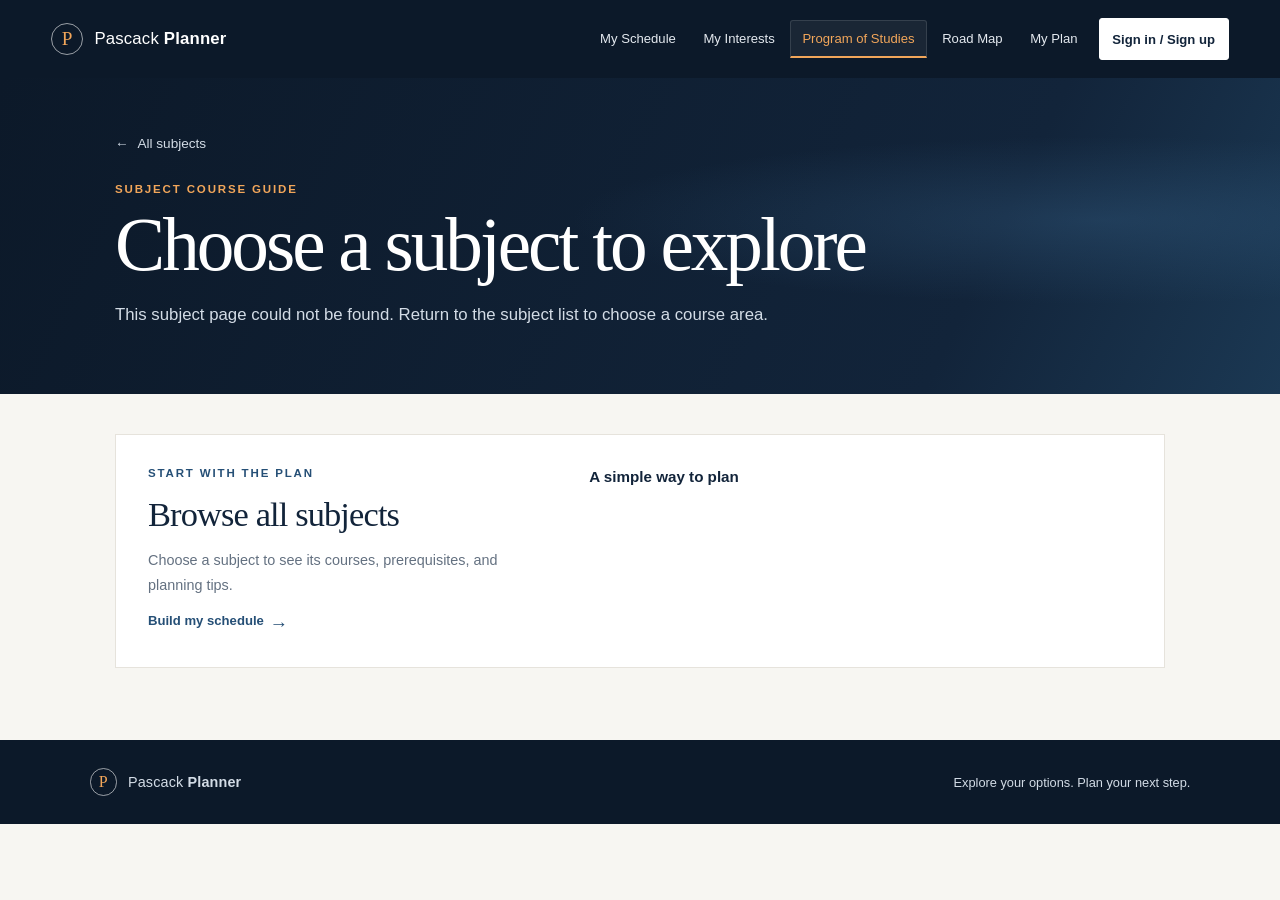
<file: program.html>
<!DOCTYPE html>
<html lang="en">
<head>
    <meta charset="UTF-8">
    <meta name="viewport" content="width=device-width, initial-scale=1.0">
    <meta name="theme-color" content="#12243a">
    <title>Subject Courses | Pascack Planner</title>
    <link href="./style.css" rel="stylesheet">
    <script src="./program-data.js" defer></script>
    <script src="./student-data.js" defer></script>
    <script src="./program.js" defer></script>
</head>
<body class="program-page">
    <header class="site-header">
        <a class="brand" href="./index.html#home" aria-label="Pascack Planner home">
            <span class="brand-mark" aria-hidden="true">P</span>
            <span>Pascack <strong>Planner</strong></span>
        </a>
        <nav class="site-nav" aria-label="Main navigation">
            <a href="./planner.html">My Schedule</a>
            <a href="./interests.html">My Interests</a>
            <a href="./programs.html" aria-current="page">Program of Studies</a>
            <a href="./roadmap.html">Road Map</a>
            <a href="./profile.html">My Plan</a>
            <a class="nav-signin" href="./planner.html#auth-panel">Sign in / Sign up</a>
        </nav>
    </header>

    <main>
        <section class="program-hero" aria-labelledby="program-title">
            <div class="program-hero-inner section-wrap">
                <a class="back-link" href="./program-of-studies.html#program-of-studies"><span aria-hidden="true">←</span> All subjects</a>
                <p class="eyebrow" id="program-kicker">Subject course guide</p>
                <h1 id="program-title">Explore courses</h1>
                <p class="program-intro" id="program-intro"></p>
            </div>
        </section>

        <div class="section-wrap program-content">
            <section class="program-planning" aria-labelledby="planning-title">
                <div>
                    <p class="eyebrow eyebrow-dark">Start with the plan</p>
                    <h2 id="planning-title">What should I take?</h2>
                    <p class="program-requirement" id="program-requirement"></p>
                    <a class="text-link" href="./planner.html">Build my schedule <span aria-hidden="true">→</span></a>
                </div>
                <div>
                    <h3>A simple way to plan</h3>
                    <ol class="pathway-list" id="program-pathway"></ol>
                </div>
            </section>

            <aside class="program-note" id="program-note"></aside>

            <section class="course-section" aria-labelledby="course-list-title">
                <div class="course-list-heading">
                    <div>
                        <p class="eyebrow eyebrow-dark">Course list</p>
                        <h2 id="course-list-title">Courses in this subject</h2>
                        <p class="course-count" id="course-count" aria-live="polite"></p>
                    </div>
                    <label class="course-search">
                        <span>Search courses</span>
                        <input id="course-search" type="search" placeholder="Try “honors”, “biology”..." autocomplete="off">
                    </label>
                </div>
                <div class="course-grid" id="course-grid"></div>
                <p class="planner-status" id="course-add-status" role="status" aria-live="polite"></p>
                <p class="no-courses" id="no-courses" hidden>No courses match that search. Try another word.</p>
                <div class="special-program-message" id="special-program-message" hidden></div>
            </section>

            <aside class="counselor-callout">
                <div>
                    <p class="eyebrow">Your schedule is personal</p>
                    <h2>Check your plan with your counselor.</h2>
                    <p>Course lists are a starting point. Placement, prerequisites, available seats, and graduation requirements can affect which courses fit your schedule.</p>
                </div>
                <a class="button button-light" href="./road-map.html#road-map">See the four-year road map <span aria-hidden="true">→</span></a>
            </aside>
        </div>
    </main>

    <footer class="site-footer">
        <a class="brand brand-footer" href="./index.html#home">
            <span class="brand-mark" aria-hidden="true">P</span>
            <span>Pascack <strong>Planner</strong></span>
        </a>
        <p>Explore your options. Plan your next step.</p>
    </footer>
</body>
</html>
</file>
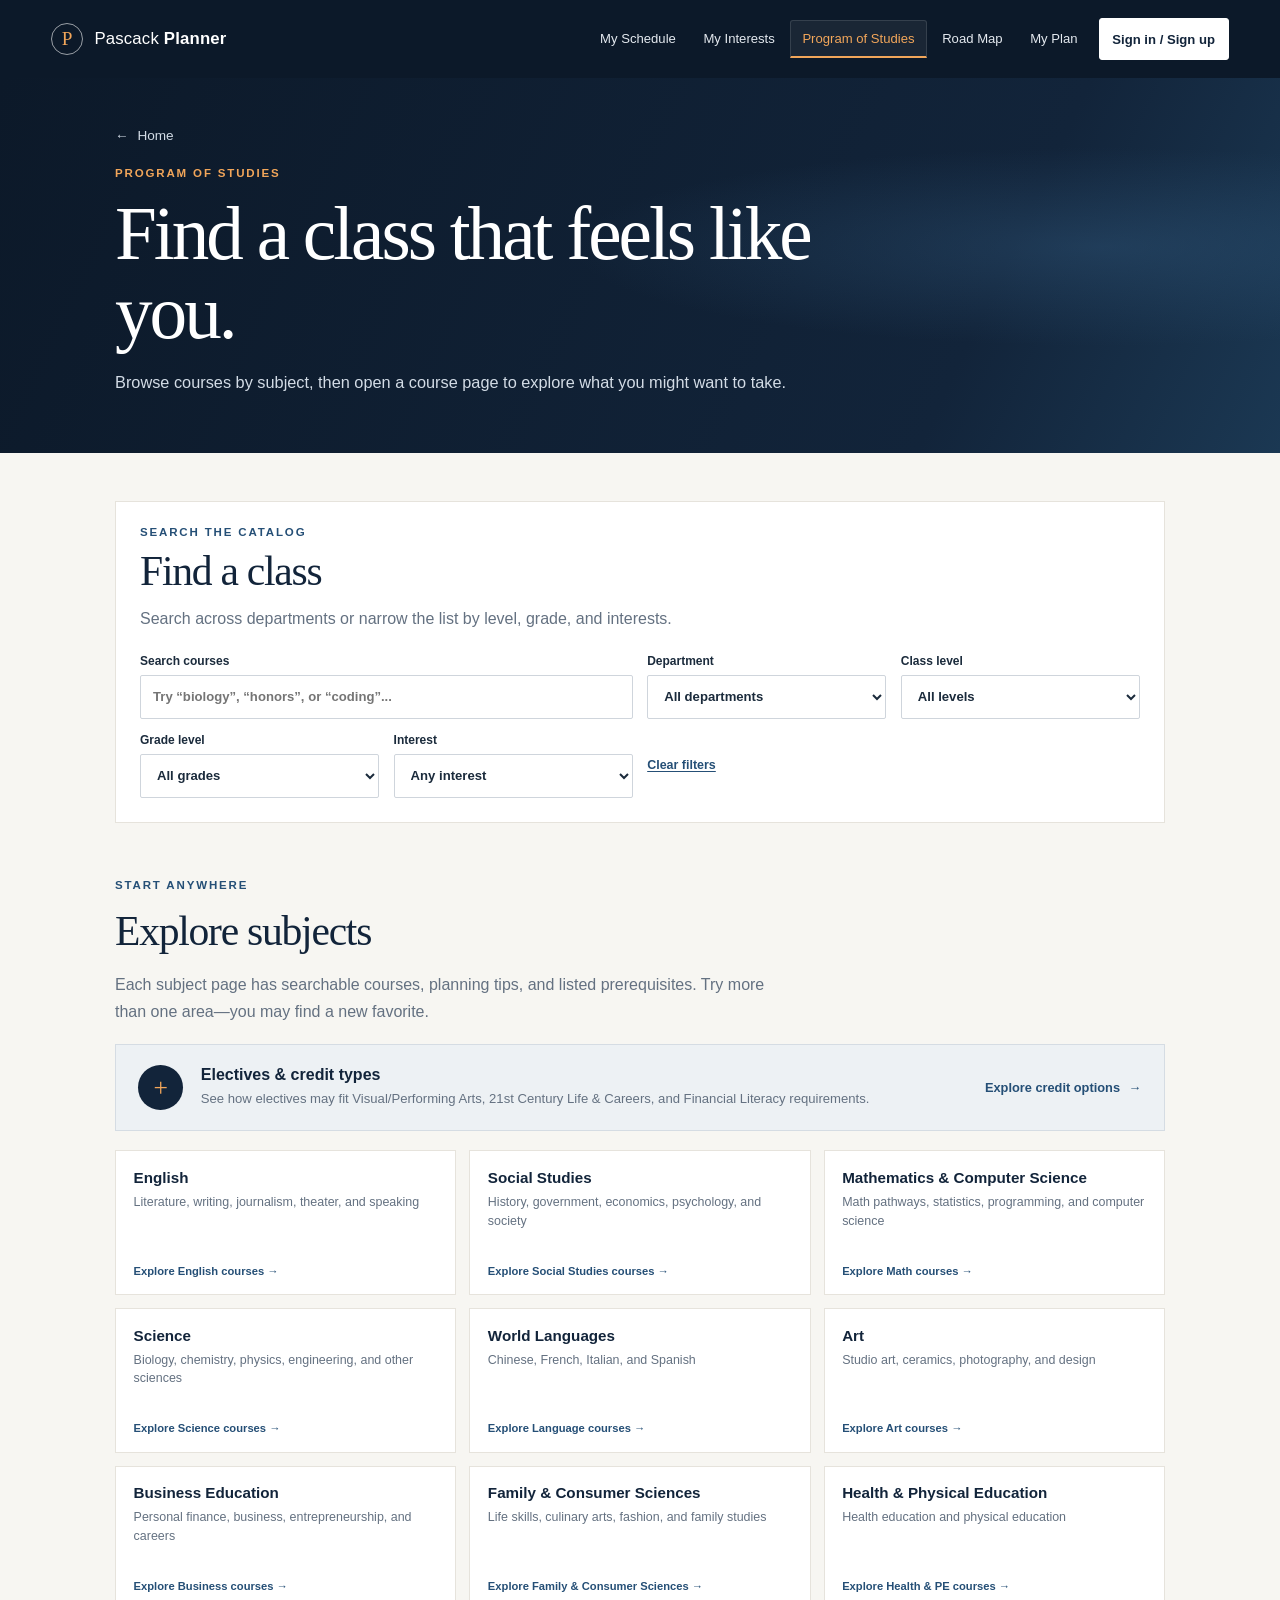
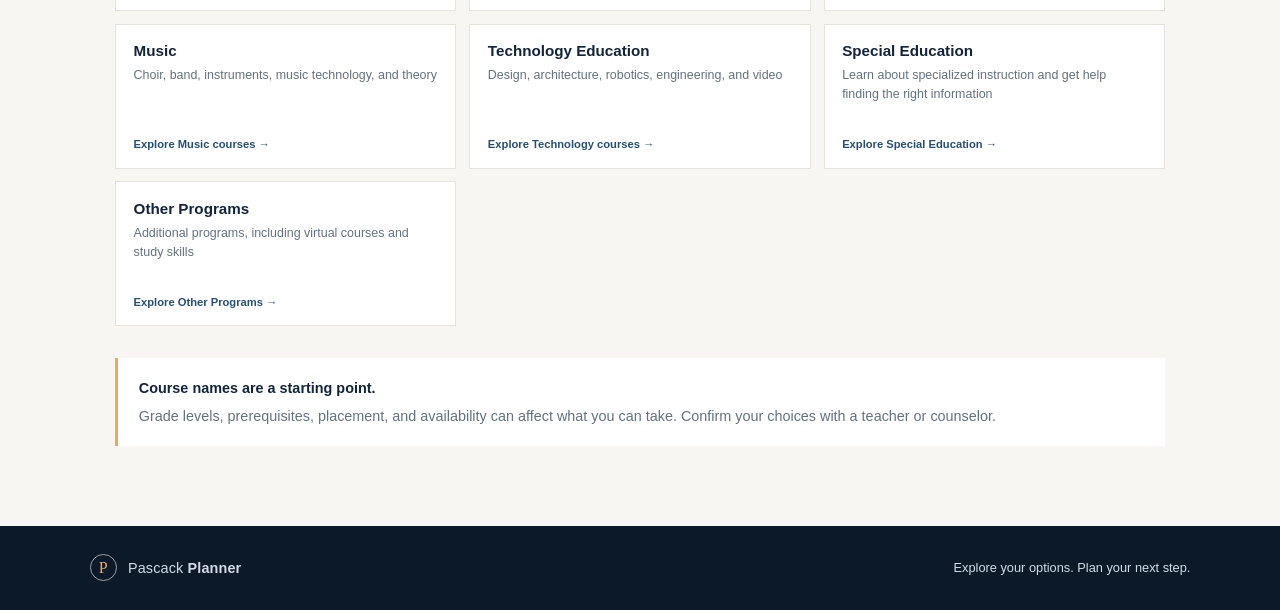
<file: programs.html>
<!DOCTYPE html>
<html lang="en">
<head>
    <meta charset="UTF-8">
    <meta name="viewport" content="width=device-width, initial-scale=1.0">
    <meta name="theme-color" content="#12243a">
    <title>Explore Courses | Pascack Planner</title>
    <link href="./style.css" rel="stylesheet">
    <script src="./program-data.js" defer></script>
    <script src="./programs.js" defer></script>
</head>
<body>
    <header class="site-header">
        <a class="brand" href="./index.html" aria-label="Pascack Planner home">
            <span class="brand-mark" aria-hidden="true">P</span>
            <span>Pascack <strong>Planner</strong></span>
        </a>
        <nav class="site-nav" aria-label="Main navigation">
            <a href="./planner.html">My Schedule</a>
            <a href="./interests.html">My Interests</a>
            <a href="./programs.html" aria-current="page">Program of Studies</a>
            <a href="./roadmap.html">Road Map</a>
            <a href="./profile.html">My Plan</a>
            <a class="nav-signin" href="./planner.html#auth-panel">Sign in / Sign up</a>
        </nav>
    </header>

    <main>
        <section class="section-hero">
            <div class="section-wrap">
                <a class="back-link" href="./index.html"><span aria-hidden="true">←</span> Home</a>
                <p class="eyebrow">Program of Studies</p>
                <h1>Find a class that feels like you.</h1>
                <p>Browse courses by subject, then open a course page to explore what you might want to take.</p>
            </div>
        </section>

        <div class="section-wrap content-page">
            <section class="catalog-finder" aria-labelledby="catalog-finder-title">
                <div class="catalog-finder-heading">
                    <p class="eyebrow eyebrow-dark">Search the catalog</p>
                    <h2 class="content-heading" id="catalog-finder-title">Find a class</h2>
                    <p class="section-intro">Search across departments or narrow the list by level, grade, and interests.</p>
                </div>
                <div class="catalog-filters">
                    <label class="catalog-search">
                        <span>Search courses</span>
                        <input id="catalog-search" type="search" placeholder="Try “biology”, “honors”, or “coding”..." autocomplete="off">
                    </label>
                    <label>
                        <span>Department</span>
                        <select id="catalog-department">
                            <option value="">All departments</option>
                        </select>
                    </label>
                    <label>
                        <span>Class level</span>
                        <select id="catalog-level">
                            <option value="">All levels</option>
                            <option value="honors">Honors</option>
                            <option value="ap">AP</option>
                            <option value="college-prep">College Prep / Standard</option>
                        </select>
                    </label>
                    <label>
                        <span>Grade level</span>
                        <select id="catalog-grade">
                            <option value="">All grades</option>
                            <option value="9">Grade 9</option>
                            <option value="10">Grade 10</option>
                            <option value="11">Grade 11</option>
                            <option value="12">Grade 12</option>
                        </select>
                    </label>
                    <label>
                        <span>Interest</span>
                        <select id="catalog-interest">
                            <option value="">Any interest</option>
                            <option value="make">Make and create</option>
                            <option value="solve">Solve problems</option>
                            <option value="people">Understand people</option>
                            <option value="communicate">Communicate and tell stories</option>
                            <option value="business">Build a business or career</option>
                            <option value="hands-on">Learn hands-on skills</option>
                            <option value="perform">Perform and participate</option>
                            <option value="explore">Explore the world</option>
                        </select>
                    </label>
                    <button class="catalog-reset" id="catalog-reset" type="button">Clear filters</button>
                </div>
                <section class="catalog-results" id="catalog-results" aria-live="polite" aria-labelledby="catalog-results-title" hidden>
                    <div class="catalog-results-heading">
                        <h3 id="catalog-results-title">Matching courses</h3>
                        <p id="catalog-count"></p>
                    </div>
                    <div class="catalog-result-grid" id="catalog-result-grid"></div>
                    <p class="catalog-no-results" id="catalog-no-results" hidden>No courses match those filters. Try changing or clearing a filter.</p>
                </section>
            </section>

            <section aria-labelledby="subjects-title">
                <div class="requirements-heading">
                    <div>
                        <p class="eyebrow eyebrow-dark">Start anywhere</p>
                        <h2 class="content-heading" id="subjects-title">Explore subjects</h2>
                    </div>
                </div>
                <p class="section-intro">Each subject page has searchable courses, planning tips, and listed prerequisites. Try more than one area—you may find a new favorite.</p>
                <a class="elective-feature-card" href="./electives.html">
                    <span class="elective-feature-icon" aria-hidden="true">+</span>
                    <span class="elective-feature-copy">
                        <strong>Electives &amp; credit types</strong>
                        <span>See how electives may fit Visual/Performing Arts, 21st Century Life &amp; Careers, and Financial Literacy requirements.</span>
                    </span>
                    <span class="elective-feature-action">Explore credit options <span aria-hidden="true">→</span></span>
                </a>
                <div class="department-grid">
                    <a class="department-card" href="./program.html?subject=english"><strong>English</strong><span>Literature, writing, journalism, theater, and speaking</span><small>Explore English courses →</small></a>
                    <a class="department-card" href="./program.html?subject=social-studies"><strong>Social Studies</strong><span>History, government, economics, psychology, and society</span><small>Explore Social Studies courses →</small></a>
                    <a class="department-card" href="./program.html?subject=mathematics"><strong>Mathematics &amp; Computer Science</strong><span>Math pathways, statistics, programming, and computer science</span><small>Explore Math courses →</small></a>
                    <a class="department-card" href="./program.html?subject=science"><strong>Science</strong><span>Biology, chemistry, physics, engineering, and other sciences</span><small>Explore Science courses →</small></a>
                    <a class="department-card" href="./program.html?subject=world-languages"><strong>World Languages</strong><span>Chinese, French, Italian, and Spanish</span><small>Explore Language courses →</small></a>
                    <a class="department-card" href="./program.html?subject=art"><strong>Art</strong><span>Studio art, ceramics, photography, and design</span><small>Explore Art courses →</small></a>
                    <a class="department-card" href="./program.html?subject=business-education"><strong>Business Education</strong><span>Personal finance, business, entrepreneurship, and careers</span><small>Explore Business courses →</small></a>
                    <a class="department-card" href="./program.html?subject=family-consumer-sciences"><strong>Family &amp; Consumer Sciences</strong><span>Life skills, culinary arts, fashion, and family studies</span><small>Explore Family &amp; Consumer Sciences →</small></a>
                    <a class="department-card" href="./program.html?subject=health-physical-education"><strong>Health &amp; Physical Education</strong><span>Health education and physical education</span><small>Explore Health &amp; PE courses →</small></a>
                    <a class="department-card" href="./program.html?subject=music"><strong>Music</strong><span>Choir, band, instruments, music technology, and theory</span><small>Explore Music courses →</small></a>
                    <a class="department-card" href="./program.html?subject=technology-education"><strong>Technology Education</strong><span>Design, architecture, robotics, engineering, and video</span><small>Explore Technology courses →</small></a>
                    <a class="department-card" href="./program.html?subject=special-education"><strong>Special Education</strong><span>Learn about specialized instruction and get help finding the right information</span><small>Explore Special Education →</small></a>
                    <a class="department-card" href="./program.html?subject=other-programs"><strong>Other Programs</strong><span>Additional programs, including virtual courses and study skills</span><small>Explore Other Programs →</small></a>
                </div>
            </section>
            <aside class="guide-note">
                <strong>Course names are a starting point.</strong>
                Grade levels, prerequisites, placement, and availability can affect what you can take. Confirm your choices with a teacher or counselor.
            </aside>
        </div>
    </main>

    <footer class="site-footer">
        <a class="brand brand-footer" href="./index.html">
            <span class="brand-mark" aria-hidden="true">P</span>
            <span>Pascack <strong>Planner</strong></span>
        </a>
        <p>Explore your options. Plan your next step.</p>
    </footer>
</body>
</html>
</file>
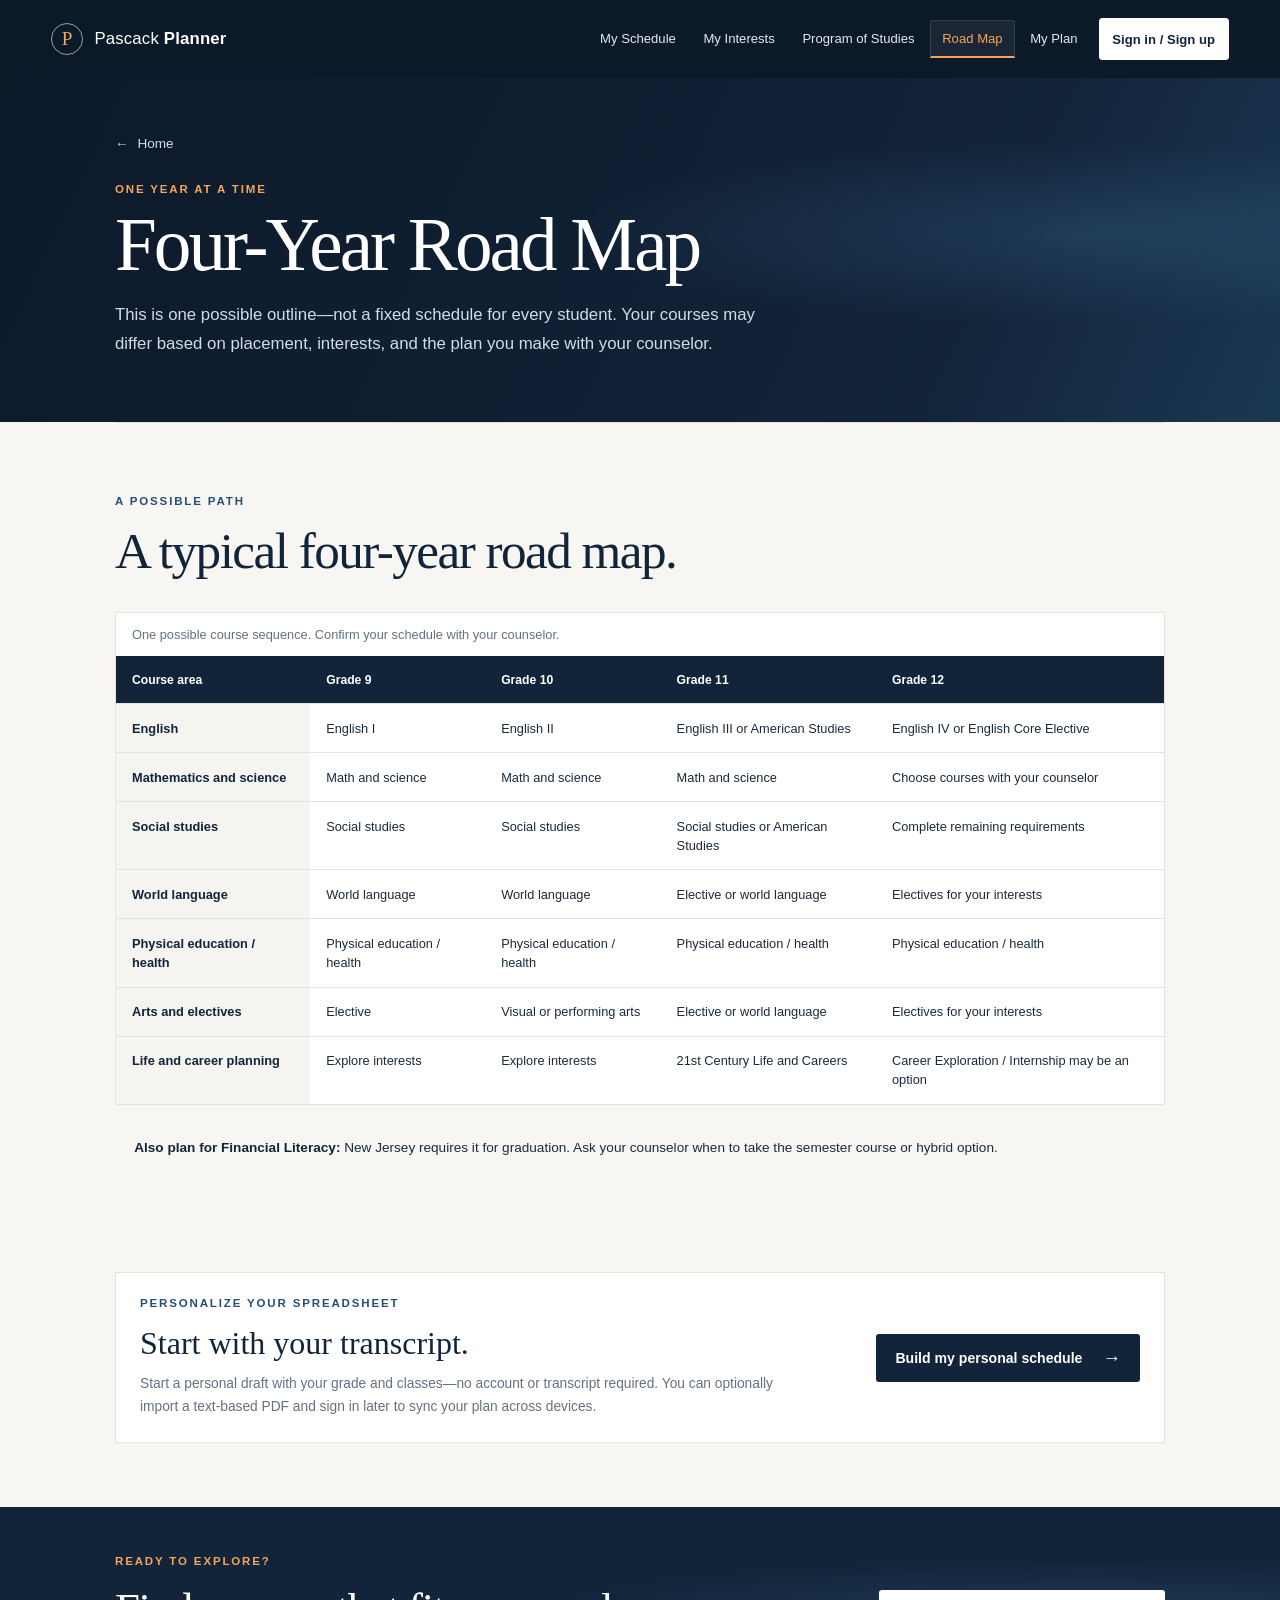
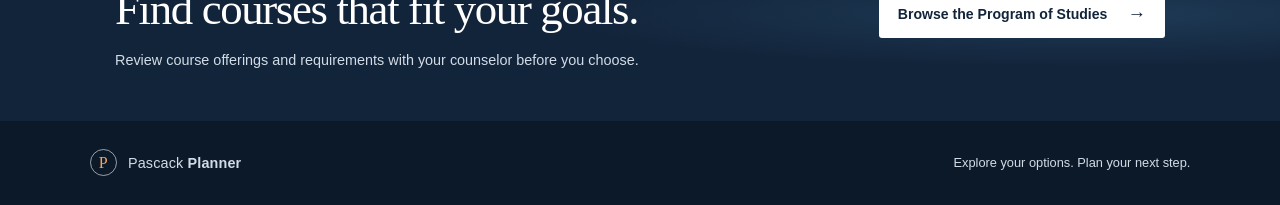
<file: road-map.html>
<!DOCTYPE html>
<html lang="en">
<head>
    <meta charset="UTF-8">
    <meta name="viewport" content="width=device-width, initial-scale=1.0">
    <meta name="theme-color" content="#12243a">
    <title>Four-Year Road Map | Pascack Planner</title>
    <link href="./style.css" rel="stylesheet">
</head>
<body>
    <header class="site-header">
        <a class="brand" href="./index.html#home" aria-label="Pascack Planner home">
            <span class="brand-mark" aria-hidden="true">P</span>
            <span>Pascack <strong>Planner</strong></span>
        </a>
        <nav class="site-nav" aria-label="Main navigation">
            <a href="./planner.html">My Schedule</a>
            <a href="./interests.html">My Interests</a>
            <a href="./programs.html">Program of Studies</a>
            <a href="./roadmap.html" aria-current="page">Road Map</a>
            <a href="./profile.html">My Plan</a>
            <a class="nav-signin" href="./planner.html#auth-panel">Sign in / Sign up</a>
        </nav>
    </header>

    <main>
        <section class="program-hero" aria-labelledby="road-map-page-title">
            <div class="program-hero-inner section-wrap">
                <a class="back-link" href="./index.html#home"><span aria-hidden="true">←</span> Home</a>
                <p class="eyebrow">One year at a time</p>
                <h1 id="road-map-page-title">Four-Year Road Map</h1>
                <p class="program-intro">This is one possible outline—not a fixed schedule for every student. Your courses may differ based on placement, interests, and the plan you make with your counselor.</p>
            </div>
        </section>

        <section class="roadmap section-wrap" id="road-map" aria-labelledby="roadmap-title">
            <div class="section-heading">
                <div>
                    <p class="eyebrow eyebrow-dark">A possible path</p>
                    <h2 id="roadmap-title">A typical four-year road map.</h2>
                </div>
            </div>
            <div class="roadmap-table-wrap" role="region" aria-label="Four-year road map spreadsheet" tabindex="0">
                <table class="roadmap-table">
                    <caption>One possible course sequence. Confirm your schedule with your counselor.</caption>
                    <thead>
                        <tr>
                            <th scope="col">Course area</th>
                            <th scope="col">Grade 9</th>
                            <th scope="col">Grade 10</th>
                            <th scope="col">Grade 11</th>
                            <th scope="col">Grade 12</th>
                        </tr>
                    </thead>
                    <tbody>
                        <tr>
                            <th scope="row">English</th>
                            <td>English I</td>
                            <td>English II</td>
                            <td>English III or American Studies</td>
                            <td>English IV or English Core Elective</td>
                        </tr>
                        <tr>
                            <th scope="row">Mathematics and science</th>
                            <td>Math and science</td>
                            <td>Math and science</td>
                            <td>Math and science</td>
                            <td>Choose courses with your counselor</td>
                        </tr>
                        <tr>
                            <th scope="row">Social studies</th>
                            <td>Social studies</td>
                            <td>Social studies</td>
                            <td>Social studies or American Studies</td>
                            <td>Complete remaining requirements</td>
                        </tr>
                        <tr>
                            <th scope="row">World language</th>
                            <td>World language</td>
                            <td>World language</td>
                            <td>Elective or world language</td>
                            <td>Electives for your interests</td>
                        </tr>
                        <tr>
                            <th scope="row">Physical education / health</th>
                            <td>Physical education / health</td>
                            <td>Physical education / health</td>
                            <td>Physical education / health</td>
                            <td>Physical education / health</td>
                        </tr>
                        <tr>
                            <th scope="row">Arts and electives</th>
                            <td>Elective</td>
                            <td>Visual or performing arts</td>
                            <td>Elective or world language</td>
                            <td>Electives for your interests</td>
                        </tr>
                        <tr>
                            <th scope="row">Life and career planning</th>
                            <td>Explore interests</td>
                            <td>Explore interests</td>
                            <td>21st Century Life and Careers</td>
                            <td>Career Exploration / Internship may be an option</td>
                        </tr>
                    </tbody>
                </table>
            </div>
            <p class="roadmap-note"><strong>Also plan for Financial Literacy:</strong> New Jersey requires it for graduation. Ask your counselor when to take the semester course or hybrid option.</p>
        </section>

        <aside class="roadmap-import">
            <div>
                <p class="eyebrow eyebrow-dark">Personalize your spreadsheet</p>
                <h2>Start with your transcript.</h2>
                <p>Start a personal draft with your grade and classes—no account or transcript required. You can optionally import a text-based PDF and sign in later to sync your plan across devices.</p>
            </div>
            <a class="button button-navy" href="./planner.html">Build my personal schedule <span aria-hidden="true">→</span></a>
        </aside>

        <section class="next-steps">
            <div class="next-steps-inner section-wrap">
                <div>
                    <p class="eyebrow">Ready to explore?</p>
                    <h2>Find courses that fit your goals.</h2>
                    <p>Review course offerings and requirements with your counselor before you choose.</p>
                </div>
                <a class="button button-light" href="./program-of-studies.html#program-of-studies">Browse the Program of Studies <span aria-hidden="true">→</span></a>
            </div>
        </section>
    </main>

    <footer class="site-footer">
        <a class="brand brand-footer" href="./index.html#home">
            <span class="brand-mark" aria-hidden="true">P</span>
            <span>Pascack <strong>Planner</strong></span>
        </a>
        <p>Explore your options. Plan your next step.</p>
    </footer>
</body>
</html>
</file>
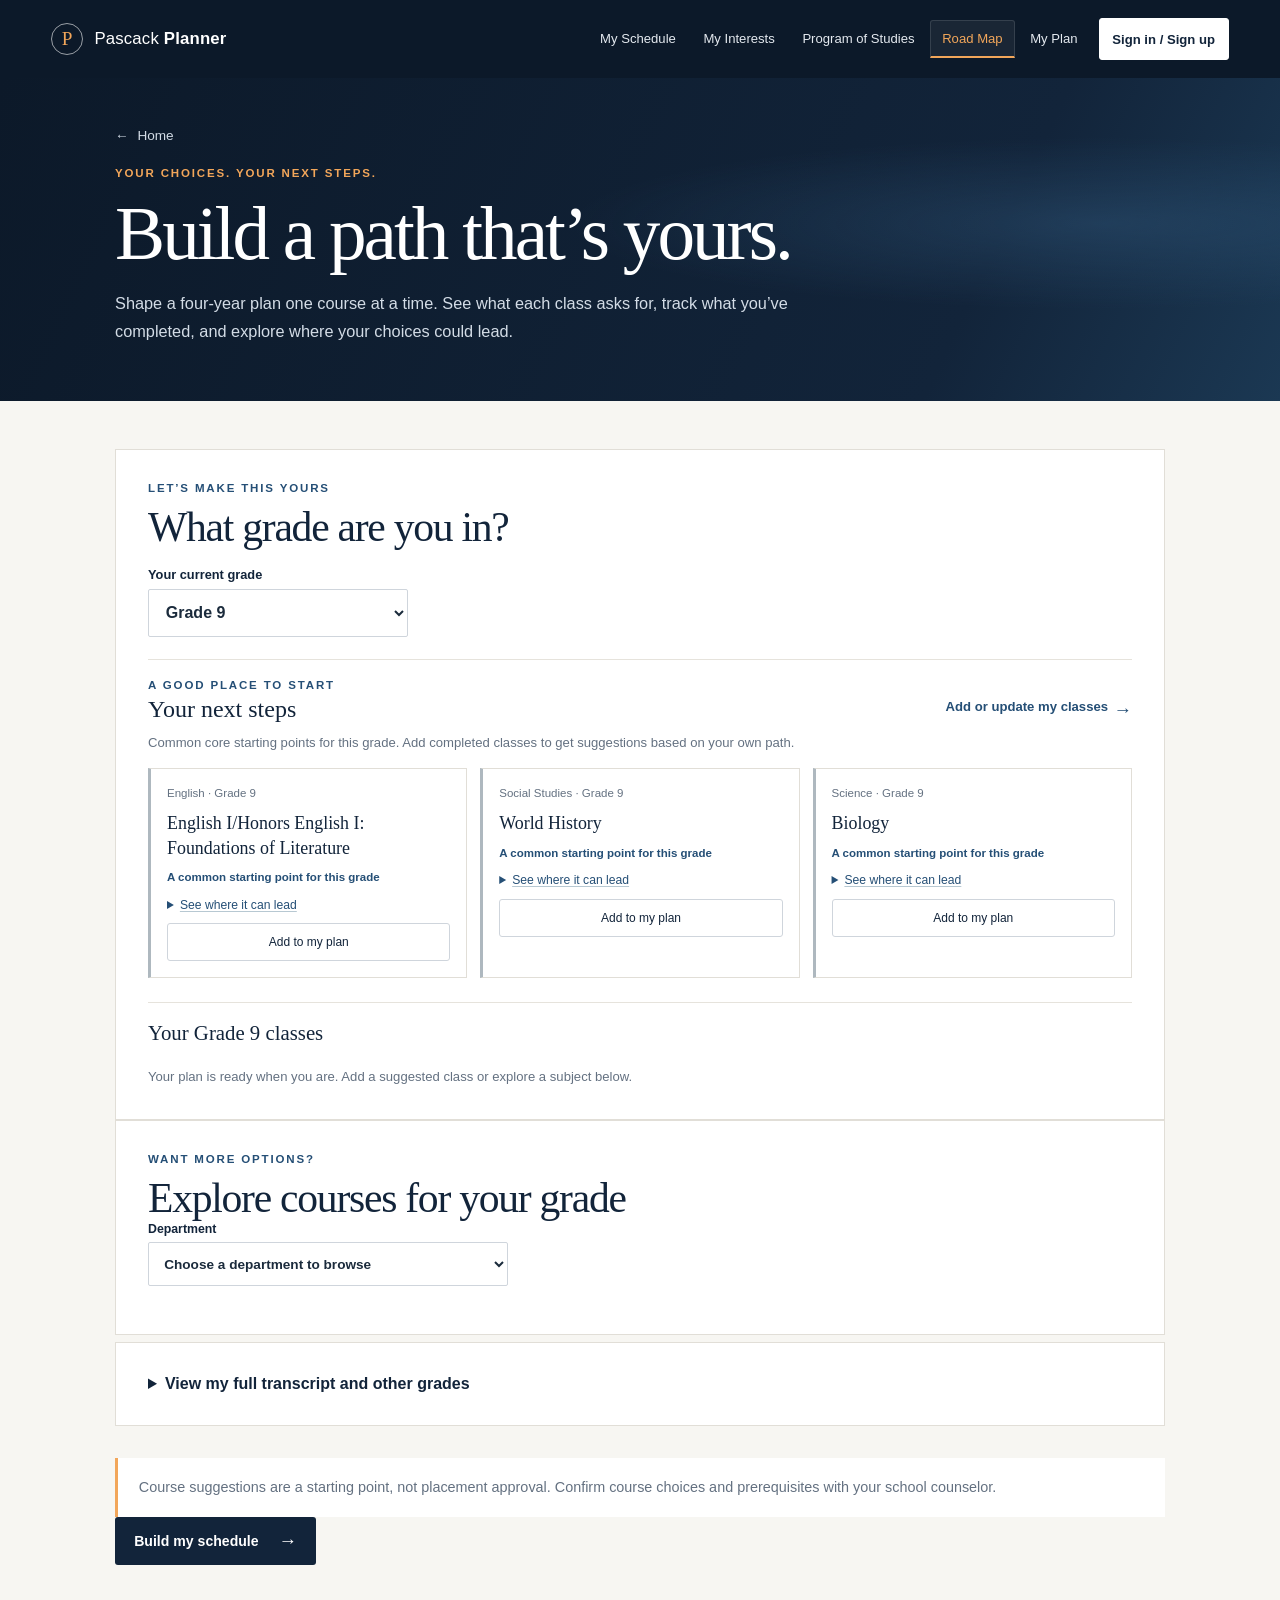
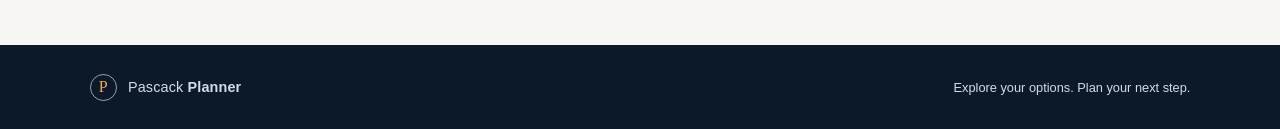
<file: roadmap.html>
<!DOCTYPE html>
<html lang="en">
<head>
    <meta charset="UTF-8">
    <meta name="viewport" content="width=device-width, initial-scale=1.0">
    <meta name="theme-color" content="#12243a">
    <title>Four-Year Road Map | Pascack Planner</title>
    <link href="./style.css" rel="stylesheet">
    <script src="./program-data.js" defer></script>
    <script src="./student-data.js" defer></script>
    <script src="./roadmap.js" defer></script>
</head>
<body>
    <header class="site-header">
        <a class="brand" href="./index.html" aria-label="Pascack Planner home">
            <span class="brand-mark" aria-hidden="true">P</span>
            <span>Pascack <strong>Planner</strong></span>
        </a>
        <nav class="site-nav" aria-label="Main navigation">
            <a href="./planner.html">My Schedule</a>
            <a href="./interests.html">My Interests</a>
            <a href="./programs.html">Program of Studies</a>
            <a href="./roadmap.html" aria-current="page">Road Map</a>
            <a href="./profile.html">My Plan</a>
            <a class="nav-signin" href="./planner.html#auth-panel">Sign in / Sign up</a>
        </nav>
    </header>

    <main>
        <section class="section-hero">
            <div class="section-wrap">
                <a class="back-link" href="./index.html"><span aria-hidden="true">←</span> Home</a>
                <p class="eyebrow">Your choices. Your next steps.</p>
                <h1>Build a path that’s yours.</h1>
                <p>Shape a four-year plan one course at a time. See what each class asks for, track what you’ve completed, and explore where your choices could lead.</p>
            </div>
        </section>

        <div class="section-wrap content-page">
            <section class="student-panel roadmap-focus" aria-labelledby="roadmap-focus-title">
                <p class="eyebrow eyebrow-dark">Let’s make this yours</p>
                <h2 class="content-heading" id="roadmap-focus-title">What grade are you in?</h2>
                <label class="roadmap-grade-choice" for="roadmap-grade">
                    <span>Your current grade</span>
                    <select id="roadmap-grade">
                        <option value="9">Grade 9</option><option value="10">Grade 10</option>
                        <option value="11">Grade 11</option><option value="12">Grade 12</option>
                    </select>
                </label>
                <p id="roadmap-feedback" class="student-data-status" role="status"></p>
                <section class="roadmap-recommendations" aria-labelledby="recommendations-title">
                    <div class="roadmap-section-heading">
                        <div>
                            <p class="eyebrow eyebrow-dark">A good place to start</p>
                            <h3 id="recommendations-title">Your next steps</h3>
                        </div>
                        <a class="text-link" href="./profile.html">Add or update my classes <span aria-hidden="true">→</span></a>
                    </div>
                    <p id="recommendation-intro" class="roadmap-supporting-copy"></p>
                    <div id="recommended-course-list" class="recommended-course-list"></div>
                </section>
                <div class="roadmap-current-classes">
                    <h3 id="current-classes-title"></h3>
                    <div id="current-grade-courses" class="current-grade-courses"></div>
                    <p id="empty-grade-message" class="roadmap-supporting-copy" hidden></p>
                </div>
            </section>

            <section class="student-panel department-roadmap-panel" aria-labelledby="department-roadmap-title">
                <p class="eyebrow eyebrow-dark">Want more options?</p>
                <h2 class="content-heading" id="department-roadmap-title">Explore courses for your grade</h2>
                <div class="roadmap-controls">
                    <label>Department
                        <select id="roadmap-department"></select>
                    </label>
                </div>
                <p id="roadmap-math-note" class="guide-note" hidden></p>
                <div id="department-course-list" class="grade-course-list"></div>
            </section>

            <details class="roadmap-more student-panel">
                <summary>View my full transcript and other grades</summary>
                <p class="section-intro">Your classes are saved in this browser. Manage grades, credits, and completed courses in My Plan.</p>
                <div id="saved-map-list" class="saved-map-list roadmap-transcript"></div>
                <div class="roadmap-more-progress">
                    <h3>Credits and graduation progress</h3>
                    <div id="graduation-credit-progress" class="graduation-credit-progress"></div>
                    <a class="text-link" href="./electives.html">View graduation requirements and credit types <span aria-hidden="true">→</span></a>
                </div>
            </details>

            <aside class="guide-note">
                Course suggestions are a starting point, not placement approval. Confirm course choices and prerequisites with your school counselor.
            </aside>
            <a class="button button-navy" href="./planner.html">Build my schedule <span aria-hidden="true">→</span></a>
        </div>
    </main>

    <footer class="site-footer">
        <a class="brand brand-footer" href="./index.html">
            <span class="brand-mark" aria-hidden="true">P</span>
            <span>Pascack <strong>Planner</strong></span>
        </a>
        <p>Explore your options. Plan your next step.</p>
    </footer>
</body>
</html>
</file>
<file: style.css>
:root {
    color-scheme: light;
    --navy: #12243a;
    --navy-deep: #0c1929;
    --blue: #254f76;
    --orange: #f2a65a;
    --paper: #f7f6f2;
    --ink: #1b2b3c;
    --muted: #647181;
}

* {
    box-sizing: border-box;
}

html {
    scroll-behavior: smooth;
    scroll-padding-top: 6rem;
}

body {
    margin: 0;
    background: var(--paper);
    color: var(--ink);
    font-family: "Avenir Next", Avenir, "Segoe UI", sans-serif;
    -webkit-font-smoothing: antialiased;
}

a {
    color: inherit;
}

.site-header {
    position: relative;
    z-index: 1;
    display: flex;
    min-height: 78px;
    align-items: center;
    justify-content: space-between;
    gap: 1rem;
    padding: 0 clamp(1.25rem, 4vw, 4rem);
    background: var(--navy-deep);
    color: #fff;
}

.brand {
    display: inline-flex;
    align-items: center;
    gap: 0.7rem;
    color: inherit;
    font-size: 1.05rem;
    letter-spacing: 0.01em;
    text-decoration: none;
}

.brand strong {
    font-weight: 700;
}

.brand-mark {
    display: grid;
    width: 2rem;
    height: 2rem;
    place-items: center;
    border: 1px solid rgba(255, 255, 255, 0.58);
    border-radius: 50%;
    color: var(--orange);
    font-family: Georgia, serif;
    font-size: 1.2rem;
}

.site-nav {
    display: flex;
    align-items: center;
    justify-content: flex-end;
    gap: 0.2rem;
}

.site-nav a {
    padding: 0.65rem 0.7rem;
    border: 1px solid transparent;
    border-bottom: 2px solid transparent;
    border-radius: 3px 3px 0 0;
    color: #e4e9ef;
    font-size: 0.82rem;
    white-space: nowrap;
    text-decoration: none;
    transition: color 160ms ease;
}

.site-nav a:hover,
.site-nav a:focus-visible {
    color: var(--orange);
}

.site-nav .nav-signin {
    display: inline-flex;
    min-height: 42px;
    align-items: center;
    margin-left: 0.35rem;
    padding: 0 0.8rem;
    border: 1px solid #fff;
    border-radius: 3px;
    background: #fff;
    color: var(--navy);
    font-weight: 700;
}

.site-nav .nav-signin:hover,
.site-nav .nav-signin:focus-visible {
    background: #f1e9dc;
    color: var(--navy);
}

.hero {
    position: relative;
    display: flex;
    min-height: 485px;
    align-items: center;
    overflow: hidden;
    padding: 5rem clamp(1.5rem, 12vw, 12rem);
    background:
        radial-gradient(ellipse at 82% 52%, rgba(52, 94, 132, 0.42), transparent 34%),
        linear-gradient(115deg, var(--navy-deep), var(--navy) 72%, #1b3853);
    color: white;
}

.hero-content {
    position: relative;
    z-index: 1;
    max-width: 610px;
}

.eyebrow {
    margin: 0 0 1rem;
    color: var(--orange);
    font-size: 0.72rem;
    font-weight: 700;
    letter-spacing: 0.16em;
    text-transform: uppercase;
}

.hero h1 {
    max-width: 590px;
    margin: 0;
    font-family: Georgia, "Times New Roman", serif;
    font-size: clamp(3rem, 6vw, 5.2rem);
    font-weight: 400;
    letter-spacing: -0.045em;
    line-height: 1.04;
}

.hero h1 span {
    color: var(--orange);
    font-style: italic;
}

.hero-copy {
    max-width: 455px;
    margin: 1.35rem 0 2rem;
    color: #d3dce6;
    font-size: 1.05rem;
    line-height: 1.7;
}

.button {
    display: inline-flex;
    min-height: 48px;
    align-items: center;
    gap: 1.25rem;
    padding: 0 1.2rem;
    border-radius: 3px;
    font-size: 0.88rem;
    font-weight: 700;
    text-decoration: none;
    transition: transform 160ms ease, background 160ms ease;
}

.button:hover {
    transform: translateY(-2px);
}

.button-light {
    background: #fff;
    color: var(--navy);
}

.button-light:hover {
    background: #f1e9dc;
}

.button span,
.text-link span {
    font-size: 1.15rem;
}

.hero-art {
    position: absolute;
    top: 50%;
    right: clamp(2rem, 12vw, 12rem);
    width: 330px;
    height: 330px;
    transform: translateY(-50%);
}

.orbit {
    position: absolute;
    inset: 0;
    border: 1px solid rgba(229, 237, 245, 0.22);
    border-radius: 50%;
}

.orbit-one {
    transform: rotate(28deg) scaleX(0.52);
}

.orbit-two {
    transform: rotate(-35deg) scaleX(0.67);
}

.orbit-three {
    inset: 15%;
    border-color: rgba(242, 166, 90, 0.45);
}

.orbit-center {
    position: absolute;
    top: 50%;
    left: 50%;
    color: white;
    font-family: Georgia, serif;
    font-size: 2.2rem;
    letter-spacing: 0.08em;
    transform: translate(-50%, -50%);
}

.orbit-center span {
    color: var(--orange);
}

.orbit-dot {
    position: absolute;
    width: 9px;
    height: 9px;
    border-radius: 50%;
    background: var(--orange);
    box-shadow: 0 0 18px rgba(242, 166, 90, 0.65);
}

.dot-one {
    top: 18%;
    left: 28%;
}

.dot-two {
    right: 12%;
    bottom: 30%;
    width: 7px;
    height: 7px;
    background: #dbe8f3;
}

.dot-three {
    bottom: 10%;
    left: 42%;
    width: 6px;
    height: 6px;
}

.section-wrap {
    width: min(1050px, calc(100% - 3rem));
    margin-inline: auto;
}

.welcome {
    display: grid;
    grid-template-columns: 1fr 0.85fr;
    align-items: end;
    gap: 4rem;
    padding-top: 5rem;
    padding-bottom: 3.5rem;
}

.eyebrow-dark {
    color: var(--blue);
}

.welcome h2,
.resource-card h2 {
    margin: 0;
    color: var(--navy);
    font-family: Georgia, "Times New Roman", serif;
    font-weight: 400;
    letter-spacing: -0.025em;
}

.welcome h2 {
    max-width: 470px;
    font-size: clamp(2rem, 3.5vw, 2.8rem);
    line-height: 1.13;
}

.welcome-copy {
    margin: 0 0 0.2rem;
    color: var(--muted);
    font-size: 0.98rem;
    line-height: 1.8;
}

.student-guide,
.roadmap {
    scroll-margin-top: 2rem;
}

.student-guide {
    padding-bottom: 5.5rem;
}

.section-heading,
.requirements-heading {
    display: flex;
    align-items: end;
    justify-content: space-between;
    gap: 2rem;
}

.section-heading h2,
.requirements-heading h3,
.next-steps h2 {
    margin: 0;
    color: var(--navy);
    font-family: Georgia, "Times New Roman", serif;
    font-weight: 400;
    letter-spacing: -0.03em;
}

.section-heading h2 {
    max-width: 640px;
    font-size: clamp(2.1rem, 4vw, 3.2rem);
    line-height: 1.1;
}

.section-intro {
    max-width: 650px;
    margin: 1rem 0 0;
    color: var(--muted);
    line-height: 1.7;
}

.button-navy {
    flex-shrink: 0;
    background: var(--navy);
    color: white;
}

.button-navy:hover {
    background: var(--blue);
}

.guide-note,
.college-note {
    border-left: 3px solid var(--orange);
    background: #fff;
    color: var(--muted);
    line-height: 1.7;
}

.guide-note {
    margin-top: 2rem;
    padding: 1.1rem 1.3rem;
    font-size: 0.9rem;
}

.guide-note strong,
.college-note strong {
    display: block;
    margin-bottom: 0.2rem;
    color: var(--navy);
}

.guide-intro-grid {
    display: grid;
    grid-template-columns: repeat(3, 1fr);
    gap: 1rem;
    margin-top: 1rem;
}

.intro-card {
    min-height: 195px;
    padding: 1.35rem;
    border: 1px solid #e6e3dc;
    background: #fff;
}

.intro-number {
    color: var(--blue);
    font-family: Georgia, "Times New Roman", serif;
    font-size: 0.9rem;
}

.intro-card h3,
.guide-panel h3 {
    margin: 0.7rem 0 0.5rem;
    color: var(--navy);
    font-family: Georgia, "Times New Roman", serif;
    font-size: 1.3rem;
    font-weight: 400;
}

.intro-card p,
.guide-panel > p:not(.eyebrow) {
    margin: 0;
    color: var(--muted);
    font-size: 0.88rem;
    line-height: 1.65;
}

.guide-columns {
    display: grid;
    grid-template-columns: 0.85fr 1.15fr;
    gap: 1rem;
    margin-top: 1rem;
}

.guide-panel {
    padding: 1.6rem;
    border: 1px solid #e6e3dc;
    background: #fff;
}

.guide-panel h3 {
    margin-top: 0;
    font-size: 1.7rem;
}

.guide-panel .eyebrow {
    margin-bottom: 0.8rem;
}

.credit-examples {
    display: grid;
    grid-template-columns: 1fr 1fr;
    gap: 0.7rem;
    margin: 1.3rem 0;
}

.credit-examples div {
    display: flex;
    flex-direction: column;
    gap: 0.25rem;
    padding: 0.9rem;
    background: var(--paper);
}

.credit-examples strong {
    color: var(--blue);
    font-family: Georgia, "Times New Roman", serif;
    font-size: 1.4rem;
    font-weight: 400;
}

.credit-examples span,
.small-note {
    color: var(--muted);
    font-size: 0.78rem;
    line-height: 1.55;
}

.guide-panel .small-note {
    margin-top: 1rem;
}

.term-list {
    display: grid;
    gap: 0.8rem;
    margin: 1rem 0 0;
}

.term-list div {
    display: grid;
    grid-template-columns: 105px 1fr;
    gap: 0.8rem;
}

.term-list dt {
    color: var(--blue);
    font-size: 0.84rem;
    font-weight: 700;
}

.term-list dd {
    margin: 0;
    color: var(--muted);
    font-size: 0.84rem;
    line-height: 1.55;
}

.requirements,
.departments {
    margin-top: 4rem;
}

.requirements-heading h3 {
    font-size: clamp(1.7rem, 3vw, 2.2rem);
}

.source-link {
    flex-shrink: 0;
    color: var(--blue);
    font-size: 0.8rem;
    font-weight: 700;
    text-decoration: none;
}

.source-link:hover,
.college-note a:hover {
    text-decoration: underline;
    text-underline-offset: 3px;
}

.requirement-list {
    display: grid;
    grid-template-columns: 1fr 1fr;
    gap: 0 2rem;
    margin: 1.3rem 0 0;
    padding: 0;
    list-style: none;
    border-top: 1px solid #dedbd4;
}

.requirement-list li {
    display: grid;
    grid-template-columns: 1fr auto;
    align-items: baseline;
    gap: 0.7rem;
    padding: 0.85rem 0;
    border-bottom: 1px solid #dedbd4;
    font-size: 0.88rem;
}

.requirement-list strong {
    color: var(--navy);
    font-size: 0.84rem;
}

.requirement-list small {
    grid-column: 1 / -1;
    margin-top: -0.5rem;
    color: var(--muted);
    font-size: 0.75rem;
}

.requirements-footnote {
    max-width: 850px;
    margin: 1rem 0 0;
    color: var(--muted);
    font-size: 0.82rem;
    line-height: 1.7;
}

.departments .section-intro {
    margin-top: 0.7rem;
}

.main-course-search {
    width: min(100%, 560px);
    margin-top: 1rem;
}

.main-search-results {
    margin-top: 0.8rem;
    padding: 1rem;
    border: 1px solid #e6e3dc;
    background: #fff;
}

.main-search-summary {
    margin: 0 0 0.75rem;
    color: var(--muted);
    font-size: 0.8rem;
}

.main-search-list {
    display: grid;
    grid-template-columns: repeat(2, minmax(0, 1fr));
    gap: 0.55rem;
}

.main-search-result {
    display: flex;
    min-width: 0;
    min-height: 4rem;
    flex-direction: column;
    gap: 0.3rem;
    padding: 0.75rem;
    border: 1px solid #e6e3dc;
    background: #fcfbf8;
    text-decoration: none;
    transition: border-color 160ms ease, background 160ms ease;
}

.main-search-result:hover {
    border-color: var(--blue);
    background: #f3f6f8;
}

.main-search-result strong {
    color: var(--navy);
    font-size: 0.84rem;
    line-height: 1.4;
}

.main-search-result span {
    color: var(--muted);
    font-size: 0.72rem;
}

.elective-feature-card {
    display: grid;
    grid-template-columns: auto 1fr auto;
    align-items: center;
    gap: 1.1rem;
    margin-top: 1.2rem;
    padding: 1.25rem 1.4rem;
    border: 1px solid #d5dce3;
    background: #edf1f4;
    text-decoration: none;
    transition: border-color 160ms ease, transform 160ms ease;
}

.elective-feature-card:hover {
    transform: translateY(-2px);
    border-color: var(--blue);
}

.elective-feature-icon {
    display: grid;
    width: 2.8rem;
    height: 2.8rem;
    place-items: center;
    border-radius: 50%;
    background: var(--navy);
    color: var(--orange);
    font-family: Georgia, "Times New Roman", serif;
    font-size: 1.6rem;
}

.elective-feature-copy {
    display: grid;
    gap: 0.3rem;
}

.elective-feature-copy strong {
    color: var(--navy);
    font-size: 1rem;
}

.elective-feature-copy > span {
    color: var(--muted);
    font-size: 0.82rem;
    line-height: 1.5;
}

.elective-feature-action {
    display: inline-flex;
    align-items: center;
    gap: 0.55rem;
    color: var(--blue);
    font-size: 0.8rem;
    font-weight: 700;
}

.department-grid {
    display: grid;
    grid-template-columns: repeat(3, 1fr);
    gap: 0.8rem;
    margin-top: 1.2rem;
}

.department-card {
    display: flex;
    min-height: 145px;
    flex-direction: column;
    align-items: flex-start;
    padding: 1.1rem;
    border: 1px solid #e6e3dc;
    background: #fff;
    text-decoration: none;
    transition: border-color 160ms ease, transform 160ms ease;
}

.department-card:hover {
    transform: translateY(-2px);
    border-color: var(--blue);
}

.department-card strong {
    color: var(--navy);
    font-size: 0.95rem;
}

.department-card span {
    margin-top: 0.45rem;
    color: var(--muted);
    font-size: 0.78rem;
    line-height: 1.5;
}

.department-card small {
    margin-top: auto;
    padding-top: 0.7rem;
    color: var(--blue);
    font-size: 0.7rem;
    font-weight: 700;
}

.catalog-finder {
    margin-bottom: 3.5rem;
    padding: 1.5rem;
    border: 1px solid #e6e3dc;
    background: #fff;
}

.catalog-finder-heading .eyebrow {
    margin-bottom: 0.6rem;
}

.catalog-finder-heading .section-intro {
    margin-top: 0.6rem;
}

.catalog-filters {
    display: grid;
    grid-template-columns: repeat(4, minmax(0, 1fr));
    gap: 0.9rem;
    margin-top: 1.4rem;
}

.catalog-filters label {
    display: grid;
    min-width: 0;
    gap: 0.4rem;
    color: var(--ink);
    font-size: 0.75rem;
    font-weight: 700;
}

.catalog-filters .catalog-search {
    grid-column: span 2;
}

.catalog-filters input,
.catalog-filters select {
    width: 100%;
    min-height: 44px;
    padding: 0.65rem 0.75rem;
    border: 1px solid #cfd5dc;
    border-radius: 2px;
    background: #fff;
    color: var(--ink);
    font: inherit;
    font-size: 0.82rem;
}

.catalog-filters input:focus-visible,
.catalog-filters select:focus-visible {
    outline: 3px solid rgba(37, 79, 118, 0.35);
    outline-offset: 2px;
    border-color: var(--blue);
}

.catalog-reset {
    justify-self: start;
    padding: 0.35rem 0;
    border: 0;
    background: transparent;
    color: var(--blue);
    font: inherit;
    font-size: 0.78rem;
    font-weight: 700;
    text-decoration: underline;
    text-underline-offset: 0.2em;
    cursor: pointer;
}

.catalog-results {
    margin-top: 1.7rem;
    padding-top: 1.4rem;
    border-top: 1px solid #e6e3dc;
}

.catalog-results-heading {
    display: flex;
    align-items: baseline;
    justify-content: space-between;
    gap: 1rem;
    margin-bottom: 1rem;
}

.catalog-results-heading h3 {
    margin: 0;
    color: var(--navy);
    font-family: Georgia, "Times New Roman", serif;
    font-size: 1.35rem;
    font-weight: 400;
}

.catalog-results-heading p {
    margin: 0;
    color: var(--muted);
    font-size: 0.8rem;
}

.catalog-result-grid {
    display: grid;
    grid-template-columns: repeat(auto-fit, minmax(min(100%, 230px), 1fr));
    gap: 0.85rem;
}

.catalog-result-card {
    display: flex;
    min-height: 190px;
    flex-direction: column;
    align-items: flex-start;
    padding: 1.15rem;
    border: 1px solid #e6e3dc;
    background: #fff;
}

.catalog-result-card .course-badges {
    min-height: 0;
}

.catalog-result-card h3 {
    margin: 0;
    color: var(--navy);
    font-family: Georgia, "Times New Roman", serif;
    font-size: 1.1rem;
    font-weight: 400;
    line-height: 1.3;
}

.catalog-result-department {
    margin: 0.55rem 0 0;
    color: var(--muted);
    font-size: 0.75rem;
}

.catalog-result-prerequisite {
    margin: 0.8rem 0 0;
    color: var(--muted);
    font-size: 0.72rem;
    line-height: 1.5;
}

.catalog-result-card .text-link {
    margin-top: auto;
    padding-top: 0.9rem;
}

.catalog-no-results {
    margin: 0;
    color: var(--muted);
    font-size: 0.85rem;
}

.college-note {
    margin-top: 2rem;
    padding: 1rem 1.2rem;
    font-size: 0.85rem;
}

.college-note a {
    display: inline-block;
    margin-top: 0.45rem;
    color: var(--blue);
    font-weight: 700;
    text-decoration: none;
}

.roadmap {
    padding: 4.5rem 0 5.5rem;
    border-top: 1px solid #e4e0d8;
}

.roadmap-table-wrap {
    overflow-x: auto;
    margin-top: 2rem;
    border: 1px solid #e6e3dc;
    background: #fff;
}

.roadmap-table {
    width: 100%;
    min-width: 800px;
    border-collapse: collapse;
    text-align: left;
}

.roadmap-table caption {
    padding: 0.9rem 1rem;
    color: var(--muted);
    font-size: 0.8rem;
    text-align: left;
}

.roadmap-table th,
.roadmap-table td {
    padding: 0.9rem 1rem;
    border-top: 1px solid #e6e3dc;
    vertical-align: top;
    font-size: 0.8rem;
    line-height: 1.5;
}

.roadmap-table thead th {
    border-top: 0;
    background: var(--navy);
    color: #fff;
    font-size: 0.76rem;
    white-space: nowrap;
}

.roadmap-table tbody th {
    min-width: 175px;
    background: #f5f4f0;
    color: var(--navy);
    font-weight: 700;
}

.roadmap-import {
    display: flex;
    align-items: center;
    justify-content: space-between;
    gap: 2rem;
    width: min(1050px, calc(100% - 3rem));
    margin: 0 auto 4rem;
    padding: 1.5rem;
    border: 1px solid #e6e3dc;
    background: #fff;
}

.roadmap-import h2 {
    margin: 0;
    color: var(--navy);
    font-family: Georgia, "Times New Roman", serif;
    font-size: clamp(1.5rem, 3vw, 2rem);
    font-weight: 400;
}

.roadmap-import p:last-child {
    max-width: 650px;
    margin: 0.65rem 0 0;
    color: var(--muted);
    font-size: 0.86rem;
    line-height: 1.65;
}

.roadmap-note {
    margin-top: 1.2rem;
    padding: 1rem 1.2rem;
    font-size: 0.85rem;
}

.roadmap-note strong {
    color: var(--navy);
}

.next-steps {
    padding: 3rem 0;
    background:
        radial-gradient(ellipse at 85% 50%, rgba(52, 94, 132, 0.38), transparent 35%),
        var(--navy);
    color: white;
}

.next-steps-inner {
    display: flex;
    align-items: center;
    justify-content: space-between;
    gap: 2rem;
}

.next-steps h2 {
    max-width: 600px;
    color: white;
    font-size: clamp(2rem, 3.5vw, 2.8rem);
}

.next-steps-inner > div > p:last-child {
    max-width: 600px;
    margin: 0.8rem 0 0;
    color: #d3dce6;
    font-size: 0.9rem;
    line-height: 1.7;
}

.program-hero {
    padding: 3.5rem 0 4rem;
    background:
        radial-gradient(ellipse at 86% 45%, rgba(52, 94, 132, 0.38), transparent 34%),
        linear-gradient(115deg, var(--navy-deep), var(--navy) 75%, #1b3853);
    color: #fff;
}

.program-hero-inner {
    max-width: 1050px;
}

.back-link {
    display: inline-flex;
    align-items: center;
    gap: 0.55rem;
    margin-bottom: 2rem;
    color: #d3dce6;
    font-size: 0.85rem;
    text-decoration: none;
}

.back-link:hover {
    color: var(--orange);
}

.program-hero .eyebrow {
    margin-bottom: 0.7rem;
}

.program-hero h1 {
    margin: 0;
    font-family: Georgia, "Times New Roman", serif;
    font-size: clamp(2.8rem, 6vw, 4.7rem);
    font-weight: 400;
    letter-spacing: -0.04em;
    line-height: 1.05;
}

.program-intro {
    max-width: 680px;
    margin: 1rem 0 0;
    color: #d3dce6;
    font-size: 1.05rem;
    line-height: 1.7;
}

.program-content {
    padding-top: 2.5rem;
    padding-bottom: 4.5rem;
}

.program-planning {
    display: grid;
    grid-template-columns: 0.85fr 1.15fr;
    gap: 2.5rem;
    padding: 2rem;
    border: 1px solid #e6e3dc;
    background: #fff;
}

.program-planning h2,
.course-list-heading h2 {
    margin: 0;
    color: var(--navy);
    font-family: Georgia, "Times New Roman", serif;
    font-size: clamp(1.7rem, 3vw, 2.15rem);
    font-weight: 400;
    letter-spacing: -0.025em;
}

.program-requirement {
    margin: 0.9rem 0 0;
    color: var(--muted);
    font-size: 0.9rem;
    line-height: 1.7;
}

.program-planning h3 {
    margin: 0.1rem 0 0.8rem;
    color: var(--navy);
    font-size: 0.95rem;
}

.pathway-list {
    display: grid;
    gap: 0.7rem;
    margin: 0;
    padding-left: 1.2rem;
    color: var(--muted);
    font-size: 0.86rem;
    line-height: 1.6;
}

.pathway-list li::marker {
    color: var(--blue);
    font-weight: 700;
}

.program-note {
    margin-top: 1rem;
    padding: 1rem 1.2rem;
    border-left: 3px solid var(--orange);
    background: #fff;
    color: var(--muted);
    font-size: 0.85rem;
    line-height: 1.65;
}

.course-section {
    margin-top: 3.5rem;
}

.course-list-heading {
    display: flex;
    align-items: end;
    justify-content: space-between;
    gap: 2rem;
    margin-bottom: 1.3rem;
}

.course-list-heading .eyebrow {
    margin-bottom: 0.7rem;
}

.course-count {
    margin: 0.55rem 0 0;
    color: var(--muted);
    font-size: 0.83rem;
}

.course-search {
    display: grid;
    width: min(100%, 340px);
    gap: 0.45rem;
    color: var(--ink);
    font-size: 0.78rem;
    font-weight: 700;
}

.course-search input {
    width: 100%;
    min-height: 46px;
    padding: 0.7rem 0.85rem;
    border: 1px solid #cfd5dc;
    border-radius: 2px;
    background: #fff;
    color: var(--ink);
    font: inherit;
    font-size: 0.85rem;
}

.course-search input:focus-visible {
    outline: 3px solid rgba(37, 79, 118, 0.35);
    outline-offset: 2px;
    border-color: var(--blue);
}

.course-grid {
    display: grid;
    grid-template-columns: repeat(3, minmax(0, 1fr));
    gap: 0.85rem;
}

.course-card {
    display: flex;
    min-height: 190px;
    flex-direction: column;
    align-items: flex-start;
    padding: 1.25rem;
    border: 1px solid #e6e3dc;
    background: #fff;
}

.course-badges {
    display: flex;
    min-height: 1.45rem;
    flex-wrap: wrap;
    gap: 0.35rem;
    margin-bottom: 0.7rem;
}

.course-badge {
    display: inline-flex;
    align-items: center;
    padding: 0.23rem 0.5rem;
    border-radius: 2rem;
    background: #e9eef3;
    color: var(--blue);
    font-size: 0.65rem;
    font-weight: 700;
}

.badge-ap {
    background: #f9eddf;
    color: #7d4a19;
}

.badge-grade {
    background: #edf0e9;
    color: #44583a;
}

.course-card h3 {
    margin: 0;
    color: var(--navy);
    font-family: Georgia, "Times New Roman", serif;
    font-size: 1.18rem;
    font-weight: 400;
    line-height: 1.3;
}

.course-prerequisite {
    margin: auto 0 0;
    padding-top: 1rem;
    color: var(--muted);
    font-size: 0.76rem;
    line-height: 1.55;
}

.course-prerequisite strong {
    color: var(--ink);
}

.no-courses {
    padding: 1.3rem;
    border: 1px solid #e6e3dc;
    background: #fff;
    color: var(--muted);
}

.special-program-message {
    padding: 1.5rem;
    border: 1px solid #e6e3dc;
    background: #fff;
    color: var(--muted);
    font-size: 0.92rem;
    line-height: 1.7;
}

[hidden] {
    display: none !important;
}

.counselor-callout {
    display: flex;
    align-items: center;
    justify-content: space-between;
    gap: 2rem;
    margin-top: 4rem;
    padding: 2.2rem;
    background:
        radial-gradient(ellipse at 86% 45%, rgba(52, 94, 132, 0.38), transparent 34%),
        var(--navy);
    color: #fff;
}

.counselor-callout .eyebrow {
    margin-bottom: 0.7rem;
}

.counselor-callout h2 {
    margin: 0;
    font-family: Georgia, "Times New Roman", serif;
    font-size: clamp(1.7rem, 3vw, 2.35rem);
    font-weight: 400;
}

.counselor-callout p:last-child {
    max-width: 630px;
    margin: 0.7rem 0 0;
    color: #d3dce6;
    font-size: 0.85rem;
    line-height: 1.65;
}

.electives-hero {
    padding: 3.5rem 0 4rem;
    background:
        radial-gradient(ellipse at 86% 45%, rgba(52, 94, 132, 0.38), transparent 34%),
        linear-gradient(115deg, var(--navy-deep), var(--navy) 75%, #1b3853);
    color: #fff;
}

.electives-hero h1 {
    max-width: 800px;
    margin: 0;
    font-family: Georgia, "Times New Roman", serif;
    font-size: clamp(2.8rem, 6vw, 4.7rem);
    font-weight: 400;
    letter-spacing: -0.04em;
    line-height: 1.05;
}

.electives-hero > .section-wrap > p:last-child {
    max-width: 680px;
    margin: 1rem 0 0;
    color: #d3dce6;
    font-size: 1.02rem;
    line-height: 1.7;
}

.electives-content {
    padding-top: 2.5rem;
    padding-bottom: 4.5rem;
}

.electives-explainer {
    display: flex;
    align-items: flex-start;
    gap: 1rem;
    padding: 1.4rem;
    border: 1px solid #e1ded7;
    background: #fff;
}

.explainer-mark {
    display: grid;
    width: 2rem;
    height: 2rem;
    flex: 0 0 auto;
    place-items: center;
    border-radius: 50%;
    background: var(--navy);
    color: var(--orange);
    font-family: Georgia, "Times New Roman", serif;
    font-size: 1.1rem;
}

.electives-explainer h2 {
    margin: 0;
    color: var(--navy);
    font-family: Georgia, "Times New Roman", serif;
    font-size: 1.45rem;
    font-weight: 400;
}

.electives-explainer p {
    margin: 0.5rem 0 0;
    color: var(--muted);
    font-size: 0.86rem;
    line-height: 1.65;
}

.credit-type-section {
    margin-top: 3.5rem;
}

.credit-section-heading {
    display: grid;
    grid-template-columns: 3.2rem 1fr;
    gap: 1rem;
    align-items: start;
    margin-bottom: 1.3rem;
}

.credit-index {
    display: grid;
    width: 2.7rem;
    height: 2.7rem;
    place-items: center;
    border: 1px solid #d8dfe6;
    border-radius: 50%;
    color: var(--blue);
    font-family: Georgia, "Times New Roman", serif;
    font-size: 0.9rem;
}

.credit-section-heading .eyebrow {
    margin-bottom: 0.45rem;
}

.credit-section-heading h2 {
    margin: 0;
    color: var(--navy);
    font-family: Georgia, "Times New Roman", serif;
    font-size: clamp(1.9rem, 3.5vw, 2.6rem);
    font-weight: 400;
    letter-spacing: -0.03em;
    line-height: 1.12;
}

.credit-section-heading div > p:last-child {
    max-width: 770px;
    margin: 0.6rem 0 0;
    color: var(--muted);
    font-size: 0.9rem;
    line-height: 1.65;
}

.credit-exploration-grid {
    display: grid;
    grid-template-columns: repeat(3, minmax(0, 1fr));
    gap: 0.85rem;
}

.credit-explore-card {
    display: flex;
    min-height: 220px;
    flex-direction: column;
    align-items: flex-start;
    padding: 1.3rem;
    border: 1px solid #e6e3dc;
    background: #fff;
}

.credit-area-label {
    margin: 0 0 0.6rem;
    color: var(--blue);
    font-size: 0.68rem;
    font-weight: 700;
    letter-spacing: 0.12em;
    text-transform: uppercase;
}

.credit-explore-card h3,
.life-skills-feature h3 {
    margin: 0;
    color: var(--navy);
    font-family: Georgia, "Times New Roman", serif;
    font-size: 1.4rem;
    font-weight: 400;
}

.credit-explore-card > p:not(.credit-area-label),
.life-skills-feature p:not(.credit-area-label) {
    margin: 0.7rem 0 0;
    color: var(--muted);
    font-size: 0.83rem;
    line-height: 1.6;
}

.course-example-list {
    display: grid;
    gap: 0.35rem;
    margin: 0.9rem 0 0;
    padding-left: 1rem;
    color: var(--ink);
    font-size: 0.76rem;
    line-height: 1.45;
}

.course-example-list li::marker {
    color: var(--blue);
}

.credit-explore-card .text-link {
    margin-top: auto;
    padding-top: 1rem;
}

.credit-caution {
    margin: 1rem 0 0;
    padding: 0.95rem 1.1rem;
    border-left: 3px solid var(--orange);
    background: #fff;
    color: var(--muted);
    font-size: 0.83rem;
    line-height: 1.65;
}

.credit-caution strong {
    color: var(--navy);
}

.life-skills-feature {
    display: flex;
    align-items: center;
    justify-content: space-between;
    gap: 1.5rem;
    margin-bottom: 0.85rem;
    padding: 1.4rem;
    border: 1px solid #cdd7df;
    background: #edf1f4;
}

.life-skills-feature > div {
    max-width: 740px;
}

.course-time-badge {
    flex: 0 0 auto;
    padding: 0.45rem 0.75rem;
    border-radius: 2rem;
    background: white;
    color: var(--blue);
    font-size: 0.72rem;
    font-weight: 700;
}

.financial-section {
    padding-bottom: 3rem;
    border-bottom: 1px solid #e4e0d8;
}

.financial-course-card {
    display: grid;
    max-width: 610px;
    gap: 0.55rem;
    padding: 1.4rem;
    border: 1px solid #e6e3dc;
    background: #fff;
    text-decoration: none;
    transition: border-color 160ms ease, transform 160ms ease;
}

.financial-course-card:hover {
    transform: translateY(-2px);
    border-color: var(--blue);
}

.financial-course-card > strong {
    color: var(--navy);
    font-family: Georgia, "Times New Roman", serif;
    font-size: 1.45rem;
    font-weight: 400;
}

.financial-course-card > span:not(.credit-area-label):not(.text-link) {
    color: var(--muted);
    font-size: 0.84rem;
    line-height: 1.6;
}

.financial-course-card .text-link {
    margin-top: 0.3rem;
}

.elective-basics {
    display: grid;
    grid-template-columns: 1.2fr 0.8fr;
    align-items: center;
    gap: 2rem;
    margin-top: 3rem;
    padding: 1.7rem;
    background: #fff;
    border: 1px solid #e6e3dc;
}

.elective-basics h2 {
    margin: 0;
    color: var(--navy);
    font-family: Georgia, "Times New Roman", serif;
    font-size: 1.8rem;
    font-weight: 400;
}

.elective-basics > div:first-child > p:last-child {
    margin: 0.7rem 0 0;
    color: var(--muted);
    font-size: 0.86rem;
    line-height: 1.65;
}

.credit-example-pair {
    display: grid;
    grid-template-columns: 1fr 1fr;
    gap: 0.7rem;
}

.credit-example-pair div {
    display: grid;
    gap: 0.35rem;
    padding: 1rem;
    background: var(--paper);
}

.credit-example-pair strong {
    color: var(--blue);
    font-family: Georgia, "Times New Roman", serif;
    font-size: 1.4rem;
    font-weight: 400;
}

.credit-example-pair span {
    color: var(--muted);
    font-size: 0.73rem;
    line-height: 1.45;
}

.elective-counselor-callout {
    margin-top: 3rem;
}

.site-footer {
    display: flex;
    min-height: 84px;
    align-items: center;
    justify-content: space-between;
    gap: 1rem;
    padding: 1rem clamp(1.5rem, 7vw, 7rem);
    background: var(--navy-deep);
    color: #d3dce6;
}

.brand-footer {
    font-size: 0.9rem;
}

.brand-footer .brand-mark {
    width: 1.7rem;
    height: 1.7rem;
    font-size: 1rem;
}

.site-footer p {
    margin: 0;
    font-size: 0.8rem;
}

:focus-visible {
    outline: 3px solid var(--orange);
    outline-offset: 4px;
}

.planner-content {
    padding-top: 2rem;
    padding-bottom: 4.5rem;
}

.planner-privacy {
    margin: 0 0 1.5rem;
}

.planner-auth,
.planner-app,
.transcript-import,
.four-year-sheet {
    border: 1px solid #e6e3dc;
    background: #fff;
}

.planner-auth {
    display: grid;
    grid-template-columns: 0.9fr 1.1fr;
    gap: 2rem;
    padding: 2rem;
}

.planner-auth h2,
.planner-toolbar h2,
.sheet-heading h3,
.transcript-import h3 {
    margin: 0;
    color: var(--navy);
    font-family: Georgia, "Times New Roman", serif;
    font-size: clamp(1.7rem, 3vw, 2.2rem);
    font-weight: 400;
    letter-spacing: -0.025em;
}

.planner-copy {
    margin: 0.75rem 0 0;
    color: var(--muted);
    font-size: 0.88rem;
    line-height: 1.65;
}

.planner-form {
    display: grid;
    gap: 0.9rem;
}

.google-signin-button {
    width: 100%;
    justify-content: center;
}

.google-signin-button span {
    color: #4285f4;
    font-family: Arial, sans-serif;
    font-size: 1.15rem;
    font-weight: 700;
}

.auth-divider {
    margin: -0.25rem 0;
    color: var(--muted);
    font-size: 0.76rem;
    text-align: center;
}

.planner-field {
    display: grid;
    gap: 0.4rem;
    color: var(--ink);
    font-size: 0.8rem;
    font-weight: 700;
}

.planner-field input,
.planner-field select,
.sheet-course-field select,
.sheet-course-field input,
.transcript-match-row select {
    width: 100%;
    min-height: 44px;
    padding: 0.6rem 0.75rem;
    border: 1px solid #cfd5dc;
    border-radius: 2px;
    background: #fff;
    color: var(--ink);
    font: inherit;
    font-size: 0.84rem;
}

.planner-field input:focus-visible,
.planner-field select:focus-visible,
.sheet-course-field select:focus-visible,
.sheet-course-field input:focus-visible,
.transcript-match-row select:focus-visible {
    outline: 3px solid rgba(37, 79, 118, 0.35);
    outline-offset: 2px;
    border-color: var(--blue);
}

.planner-actions {
    display: flex;
    flex-wrap: wrap;
    gap: 0.65rem;
}

.button-outline {
    border: 1px solid #b9c3ce;
    background: #fff;
    color: var(--navy);
    cursor: pointer;
    font: inherit;
}

.button-outline:hover {
    background: #f0f3f5;
}

.button-danger {
    min-height: 42px;
    padding: 0.5rem 0.9rem;
    border: 1px solid #b95245;
    border-radius: 3px;
    background: #fff;
    color: #8d3026;
    cursor: pointer;
    font: inherit;
    font-size: 0.82rem;
    font-weight: 700;
}

.button-danger:hover {
    background: #fff1ee;
}

.button:disabled,
.button-outline:disabled,
.button-danger:disabled {
    cursor: wait;
    opacity: 0.6;
    transform: none;
}

.planner-status {
    min-height: 1.35rem;
    margin: 0.5rem 0 0;
    color: var(--blue);
    font-size: 0.83rem;
    line-height: 1.5;
}

.planner-status.is-error {
    color: #9c3025;
}

.planner-app {
    padding: 1.6rem;
}

.planner-toolbar,
.sheet-heading {
    display: flex;
    align-items: flex-start;
    justify-content: space-between;
    gap: 1rem;
}

.planner-toolbar .eyebrow,
.sheet-heading .eyebrow,
.transcript-import .eyebrow {
    margin-bottom: 0.55rem;
}

.planner-controls {
    display: grid;
    grid-template-columns: minmax(200px, 0.45fr) 1fr;
    align-items: end;
    gap: 1.25rem;
    margin-top: 1.5rem;
    padding: 1.2rem;
    background: var(--paper);
}

.planner-controls .planner-copy {
    margin: 0;
}

.planner-start-panel,
.planner-guidance-card {
    margin-top: 1.5rem;
    padding: 1.5rem;
    border: 1px solid #e6e3dc;
    background: #fff;
}

.planner-start-panel h3,
.planner-guidance-card h3 {
    margin: 0;
    color: var(--navy);
    font-family: Georgia, "Times New Roman", serif;
    font-size: 1.45rem;
    font-weight: 400;
}

.planner-start-copy {
    max-width: 720px;
}

.planner-start-copy .eyebrow,
.planner-guidance-card .eyebrow {
    margin-bottom: 0.55rem;
}

.quick-class-form {
    display: grid;
    grid-template-columns: repeat(4, minmax(0, 1fr)) auto;
    align-items: end;
    gap: 0.75rem;
    margin-top: 1.2rem;
}

.quick-class-form .button {
    min-height: 44px;
}

.text-link {
    display: inline-flex;
    gap: 0.35rem;
    margin-top: 1rem;
    color: var(--blue);
    font-size: 0.82rem;
    font-weight: 700;
    text-decoration: none;
}

.text-link:hover {
    text-decoration: underline;
}

.hero .text-link {
    color: #fff;
}

.course-plan-grade {
    margin-top: 0.8rem;
}

.course-plan-grade select {
    max-width: 180px;
}

.course-plan-add {
    margin-top: 0.65rem;
}

.planner-guidance-grid {
    display: grid;
    grid-template-columns: repeat(2, minmax(0, 1fr));
    gap: 1rem;
}

.planner-guidance-card {
    min-width: 0;
    margin-top: 1rem;
    padding: 1.25rem;
}

.requirement-progress {
    display: grid;
    gap: 0.7rem;
    margin-top: 1.1rem;
}

.requirement-total {
    margin: 0 0 0.2rem;
    color: var(--navy);
    font-size: 0.8rem;
    font-weight: 700;
}

.requirement-progress-row {
    display: grid;
    gap: 0.3rem;
}

.requirement-progress-info {
    display: flex;
    justify-content: space-between;
    gap: 0.8rem;
    color: var(--ink);
    font-size: 0.75rem;
}

.requirement-progress-info small {
    color: var(--muted);
    text-align: right;
}

.requirement-progress-row progress {
    width: 100%;
    height: 0.55rem;
    accent-color: var(--blue);
}

.suggested-course-list {
    display: grid;
    gap: 0.7rem;
    margin-top: 1rem;
}

.suggested-course-card {
    padding: 0.85rem;
    border: 1px solid #e6e3dc;
    background: var(--paper);
}

.suggested-course-subject {
    color: var(--muted);
    font-size: 0.67rem;
    font-weight: 700;
    text-transform: uppercase;
}

.suggested-course-card h4 {
    margin: 0.25rem 0 0;
    color: var(--navy);
    font-size: 0.95rem;
}

.suggested-course-card p {
    margin: 0.45rem 0;
    color: var(--muted);
    font-size: 0.76rem;
    line-height: 1.5;
}

.suggested-course-card details {
    margin: 0.55rem 0;
    color: var(--muted);
    font-size: 0.75rem;
}

.suggested-course-card details summary,
.planner-account-access summary {
    color: var(--blue);
    cursor: pointer;
    font-weight: 700;
}

.planner-account-access {
    margin-top: 1.5rem;
    padding: 1.2rem 1.4rem;
    border: 1px solid #e6e3dc;
    background: #fff;
}

.planner-account-access > summary {
    font-size: 0.9rem;
}

.planner-account-access[hidden] {
    display: none;
}

.plan-status-select {
    min-height: 38px;
    max-width: 145px;
    padding: 0.45rem 0.6rem;
    border: 1px solid #cfd5dc;
    border-radius: 2px;
    background: #fff;
    color: var(--ink);
    font: inherit;
    font-size: 0.76rem;
}

.transcript-import {
    margin-top: 1.5rem;
    padding: 1.5rem;
}

.transcript-upload {
    display: flex;
    align-items: end;
    gap: 0.8rem;
    margin-top: 1rem;
}

.transcript-upload .planner-field {
    flex: 1;
}

.transcript-review {
    margin-top: 1rem;
    padding-top: 1rem;
    border-top: 1px solid #e6e3dc;
}

.transcript-review h4 {
    margin: 0;
    color: var(--navy);
    font-family: Georgia, "Times New Roman", serif;
    font-size: 1.25rem;
    font-weight: 400;
}

.transcript-matches {
    display: grid;
    gap: 0.55rem;
    margin: 1rem 0;
}

.transcript-match-row {
    display: grid;
    grid-template-columns: minmax(0, 1fr) 140px auto;
    align-items: center;
    gap: 0.6rem;
}

.four-year-sheet {
    margin-top: 1.5rem;
    padding: 1.5rem;
}

.sheet-heading {
    align-items: center;
}

.year-plan-table-wrap {
    overflow-x: auto;
    margin-top: 1rem;
    border: 1px solid #e6e3dc;
}

.year-plan-badge,
.sheet-source {
    padding: 0.25rem 0.45rem;
    border-radius: 2rem;
    background: #e9eef3;
    color: var(--blue);
    font-size: 0.65rem;
    font-weight: 700;
}

.planner-auth .planner-status {
    grid-column: 1 / -1;
}

.year-plan-badge.is-history {
    background: #edf0e9;
    color: #44583a;
}

.year-plan-table {
    width: 100%;
    min-width: 850px;
    border-collapse: collapse;
    background: #fff;
    text-align: left;
}

.year-plan-table caption {
    padding: 0.8rem 1rem;
    color: var(--muted);
    font-size: 0.75rem;
    text-align: left;
}

.year-plan-table th,
.year-plan-table td {
    padding: 0.65rem 0.75rem;
    border-bottom: 1px solid #e6e3dc;
    vertical-align: top;
    font-size: 0.78rem;
}

.year-plan-table thead th {
    background: var(--navy);
    color: #fff;
    font-size: 0.72rem;
}

.year-plan-table .year-plan-group-row th {
    background: #f0f3f5;
    color: var(--navy);
    font-size: 0.82rem;
    text-align: left;
}

.year-plan-group-row .year-plan-badge {
    margin-left: 0.5rem;
    vertical-align: middle;
}

.year-plan-course-cell {
    min-width: 275px;
}

.year-plan-course-cell .sheet-course-field {
    display: grid;
    min-width: 0;
    gap: 0.35rem;
}

.plan-grade-select {
    min-width: 105px;
    min-height: 42px;
    padding: 0.5rem;
    border: 1px solid #cfd5dc;
    border-radius: 2px;
    background: #fff;
    color: var(--ink);
    font: inherit;
    font-size: 0.78rem;
}

.planner-consent {
    display: flex;
    align-items: flex-start;
    gap: 0.55rem;
    margin-top: 0.85rem;
    color: var(--muted);
    font-size: 0.78rem;
    line-height: 1.5;
}

.planner-consent input {
    flex-shrink: 0;
    margin-top: 0.15rem;
    min-width: 0;
    gap: 0.35rem;
}

.sheet-course-field select:disabled {
    background: #f0f0ed;
    color: #596573;
    opacity: 1;
}

.sheet-source {
    padding: 0.15rem 0.4rem;
    background: #f4eddf;
    color: #765124;
}

.sheet-remove,
.sheet-add {
    border: 0;
    background: transparent;
    color: var(--blue);
    cursor: pointer;
    font: inherit;
    font-size: 0.78rem;
    font-weight: 700;
}

.sheet-remove {
    flex-shrink: 0;
    padding: 0.7rem 0;
}

.sheet-remove:disabled {
    cursor: default;
    opacity: 0.55;
}

.sheet-add {
    padding: 0.25rem 0;
}

.sheet-empty {
    margin: 0;
    color: var(--muted);
    text-align: center;
}

.year-plan-table .sheet-add {
    display: inline-block;
    padding: 0.25rem 0;
}

.planner-danger-zone {
    display: flex;
    align-items: center;
    justify-content: space-between;
    gap: 1rem;
    margin-top: 1rem;
    padding: 1rem 0;
}

.planner-danger-zone p {
    margin: 0;
    color: var(--muted);
    font-size: 0.78rem;
}

@media (max-width: 760px) {
    .hero {
        min-height: 460px;
        padding-block: 4rem;
    }

    .hero-art {
        right: -100px;
        width: 280px;
        height: 280px;
        opacity: 0.38;
    }

    .welcome {
        grid-template-columns: 1fr;
        gap: 1.2rem;
        padding-top: 3.5rem;
    }

    .course-grid {
        grid-template-columns: repeat(2, minmax(0, 1fr));
    }

    .credit-exploration-grid {
        grid-template-columns: repeat(2, minmax(0, 1fr));
    }

    .program-planning {
        grid-template-columns: 1fr;
        gap: 1.5rem;
    }

    .hero-art {
        opacity: 0.1;
    }

    .student-guide {
        padding-bottom: 3.5rem;
    }

    .department-grid {
        grid-template-columns: repeat(2, 1fr);
    }

    .catalog-filters {
        grid-template-columns: repeat(2, minmax(0, 1fr));
    }

    .catalog-filters .catalog-search {
        grid-column: 1 / -1;
    }

    .section-heading {
        align-items: flex-start;
        flex-direction: column;
        gap: 1.2rem;
    }

    .planner-auth {
        grid-template-columns: 1fr;
    }

    .planner-controls {
        grid-template-columns: 1fr;
    }

    .quick-class-form {
        grid-template-columns: repeat(2, minmax(0, 1fr));
    }

    .planner-guidance-grid {
        grid-template-columns: 1fr;
    }
}

@media (max-width: 1100px) {
    .hero-art {
        right: -120px;
        opacity: 0.12;
    }
}

@media (max-width: 540px) {
    .site-header {
        min-height: 72px;
        align-items: flex-start;
        flex-direction: column;
        justify-content: center;
        gap: 0.6rem;
        padding-block: 0.8rem;
    }

    .site-nav {
        width: 100%;
        justify-content: space-between;
        gap: 1rem;
    }

    .site-nav a {
        font-size: 0.82rem;
    }

    .catalog-finder {
        padding: 1rem;
    }

    .catalog-filters {
        grid-template-columns: 1fr;
    }

    .catalog-filters .catalog-search {
        grid-column: 1;
    }

    .catalog-results-heading {
        align-items: flex-start;
        flex-direction: column;
        gap: 0.35rem;
    }

    .hero {
        min-height: 420px;
        padding-inline: 1.5rem;
    }

    .hero-art {
        display: none;
    }

    .guide-intro-grid,
    .guide-columns,
    .requirement-list,
    .department-grid,
    .main-search-list,
    .course-grid,
    .credit-exploration-grid,
    .elective-basics {
        grid-template-columns: 1fr;
    }

    .requirements,
    .departments {
        margin-top: 3rem;
    }

    .requirements-heading {
        align-items: flex-start;
        flex-direction: column;
        gap: 0.8rem;
    }

    .requirement-list {
        gap: 0;
    }

    .intro-card {
        min-height: 0;
    }

    .next-steps-inner {
        align-items: flex-start;
        flex-direction: column;
    }

    .roadmap-import {
        align-items: flex-start;
        flex-direction: column;
    }

    .course-list-heading,
    .counselor-callout,
    .life-skills-feature,
    .planner-toolbar,
    .sheet-heading,
    .transcript-upload,
    .planner-danger-zone {
        align-items: flex-start;
        flex-direction: column;
    }

    .planner-app,
    .planner-auth,
    .transcript-import,
    .four-year-sheet,
    .planner-start-panel,
    .planner-guidance-card {
        padding: 1.2rem;
    }

    .quick-class-form {
        grid-template-columns: 1fr;
    }

    .transcript-match-row {
        grid-template-columns: 1fr auto;
    }

    .transcript-match-row select:first-child {
        grid-column: 1 / -1;
    }

    .transcript-upload .button {
        width: 100%;
        justify-content: center;
    }

    .credit-section-heading {
        grid-template-columns: 2.5rem 1fr;
        gap: 0.7rem;
    }

    .credit-index {
        width: 2.2rem;
        height: 2.2rem;
    }

    .elective-feature-card {
        grid-template-columns: auto 1fr;
    }

    .elective-feature-action {
        grid-column: 2;
    }

    .course-search {
        width: 100%;
    }

    .program-planning,
    .counselor-callout {
        padding: 1.4rem;
    }

    .term-list div {
        grid-template-columns: 90px 1fr;
    }

    .site-footer {
        align-items: flex-start;
        flex-direction: column;
        justify-content: center;
        padding-block: 1.25rem;
    }
}

@media (prefers-reduced-motion: reduce) {
    html {
        scroll-behavior: auto;
    }

    *,
    *::before,
    *::after {
        transition-duration: 0.01ms !important;
    }
}

.site-nav a[aria-current="page"] {
    border-color: rgba(255, 255, 255, 0.12);
    border-bottom-color: var(--orange);
    background: rgba(255, 255, 255, 0.06);
    color: var(--orange);
}

.home-hero {
    min-height: 450px;
}

.home-welcome {
    display: grid;
    grid-template-columns: 1fr 1fr auto;
    align-items: end;
    gap: 2rem;
    padding-top: 4.5rem;
    padding-bottom: 2rem;
}

.home-welcome h2,
.home-reminder h2 {
    margin: 0;
    color: var(--navy);
    font-family: Georgia, "Times New Roman", serif;
    font-size: clamp(2rem, 3.5vw, 2.8rem);
    font-weight: 400;
    letter-spacing: -0.03em;
    line-height: 1.1;
}

.home-welcome .welcome-copy {
    max-width: 430px;
}

.home-tools {
    display: grid;
    grid-template-columns: repeat(3, minmax(0, 1fr));
    gap: 1rem;
    padding-bottom: 4rem;
}

.home-tool-card {
    display: flex;
    min-height: 260px;
    flex-direction: column;
    align-items: flex-start;
    padding: 1.5rem;
    border: 1px solid #e6e3dc;
    background: #fff;
    text-decoration: none;
    transition: border-color 160ms ease, transform 160ms ease;
}

.home-tool-card:hover {
    transform: translateY(-3px);
    border-color: var(--blue);
}

.home-tool-featured {
    border-color: var(--navy);
    background: var(--navy);
}

.home-tool-number {
    color: var(--blue);
    font-size: 0.68rem;
    font-weight: 700;
    letter-spacing: 0.13em;
}

.home-tool-featured .home-tool-number {
    color: var(--orange);
}

.home-tool-icon {
    display: grid;
    width: 2.8rem;
    height: 2.8rem;
    margin: 1.4rem 0 1rem;
    place-items: center;
    border: 1px solid #dce2e8;
    border-radius: 50%;
    color: var(--blue);
    font-family: Georgia, "Times New Roman", serif;
    font-size: 1.3rem;
}

.home-tool-featured .home-tool-icon {
    border-color: rgba(255, 255, 255, 0.4);
    color: var(--orange);
}

.home-tool-card > strong {
    color: var(--navy);
    font-family: Georgia, "Times New Roman", serif;
    font-size: 1.4rem;
    font-weight: 400;
}

.home-tool-featured > strong {
    color: #fff;
}

.home-tool-card > span:nth-last-child(2) {
    margin-top: 0.55rem;
    color: var(--muted);
    font-size: 0.84rem;
    line-height: 1.55;
}

.home-tool-featured > span:nth-last-child(2) {
    color: #d3dce6;
}

.home-tool-link {
    display: inline-flex;
    align-items: center;
    gap: 0.55rem;
    margin-top: auto;
    padding-top: 1rem;
    color: var(--blue);
    font-size: 0.8rem;
    font-weight: 700;
}

.home-tool-featured .home-tool-link {
    color: var(--orange);
}

.home-reminder {
    display: grid;
    grid-template-columns: 1fr 0.8fr;
    align-items: center;
    gap: 3rem;
    padding-top: 2rem;
    padding-bottom: 5rem;
    border-top: 1px solid #e4e0d8;
}

.home-reminder > p {
    margin: 0;
    color: var(--muted);
    font-size: 0.9rem;
    line-height: 1.7;
}

.section-hero {
    padding: 3rem 0 3.5rem;
    background:
        radial-gradient(ellipse at 86% 45%, rgba(52, 94, 132, 0.38), transparent 34%),
        linear-gradient(115deg, var(--navy-deep), var(--navy) 75%, #1b3853);
    color: #fff;
}

.section-hero h1 {
    max-width: 820px;
    margin: 0;
    font-family: Georgia, "Times New Roman", serif;
    font-size: clamp(2.8rem, 6vw, 4.7rem);
    font-weight: 400;
    letter-spacing: -0.04em;
    line-height: 1.05;
}

.section-hero > .section-wrap > p:last-child {
    max-width: 680px;
    margin: 1rem 0 0;
    color: #d3dce6;
    font-size: 1.02rem;
    line-height: 1.7;
}

.section-hero .back-link {
    margin-bottom: 1.5rem;
}

.content-page {
    padding-top: 3rem;
    padding-bottom: 5rem;
}

.content-heading {
    margin: 0;
    color: var(--navy);
    font-family: Georgia, "Times New Roman", serif;
    font-size: clamp(1.9rem, 3.5vw, 2.6rem);
    font-weight: 400;
    letter-spacing: -0.03em;
}

.content-page > .guide-note {
    margin-top: 2rem;
}

.roadmap-requirements {
    margin-top: 4rem;
}

.roadmap-requirements .requirement-list {
    margin-bottom: 1rem;
}

.roadmap-requirements .text-link {
    margin-top: 0.7rem;
}

.planner-content {
    padding-top: 2rem;
    padding-bottom: 5rem;
}

.planner-toolbar {
    display: flex;
    align-items: end;
    justify-content: space-between;
    gap: 1.5rem;
    margin-bottom: 1.2rem;
}

.grade-picker {
    display: grid;
    min-width: 180px;
    gap: 0.45rem;
    color: var(--ink);
    font-size: 0.78rem;
    font-weight: 700;
}

.grade-picker select {
    min-height: 44px;
    padding: 0.6rem 2rem 0.6rem 0.75rem;
    border: 1px solid #cfd5dc;
    border-radius: 2px;
    background: #fff;
    color: var(--ink);
    font: inherit;
}

.planner-actions {
    display: flex;
    align-items: center;
    flex-wrap: wrap;
    justify-content: flex-end;
    gap: 0.7rem;
}

.save-status {
    margin-right: 0.3rem;
    color: var(--muted);
    font-size: 0.76rem;
}

.save-status-error {
    color: #9b3429;
}

.button-outline,
.button-quiet {
    border: 1px solid #cfd5dc;
    background: #fff;
    color: var(--navy);
    cursor: pointer;
    font: inherit;
    font-size: 0.82rem;
}

.button-outline:hover {
    background: #edf1f4;
}

.button-quiet {
    border-color: transparent;
    background: transparent;
    color: var(--muted);
}

.button-quiet:hover {
    background: #eeeae2;
}

.planner-notice {
    margin-bottom: 1.2rem;
    padding: 0.95rem 1.1rem;
    border-left: 3px solid var(--orange);
    background: #fff;
    color: var(--muted);
    font-size: 0.82rem;
    line-height: 1.6;
}

.planner-notice strong {
    display: block;
    margin-bottom: 0.15rem;
    color: var(--navy);
}

.schedule-paper {
    padding: 1.5rem;
    border: 1px solid #dedbd4;
    background: #fff;
    box-shadow: 0 8px 26px rgba(18, 36, 58, 0.05);
}

.schedule-paper-heading {
    display: flex;
    align-items: end;
    justify-content: space-between;
    gap: 1rem;
    margin-bottom: 1.2rem;
}

.schedule-paper-heading .eyebrow {
    margin-bottom: 0.45rem;
}

.schedule-paper-heading h2 {
    margin: 0;
    color: var(--navy);
    font-family: Georgia, "Times New Roman", serif;
    font-size: 2rem;
    font-weight: 400;
}

.schedule-paper-heading > p {
    margin: 0;
    color: var(--muted);
    font-size: 0.8rem;
}

.schedule-table-wrap {
    overflow-x: auto;
    border: 1px solid #d8dde3;
}

.schedule-table {
    width: 100%;
    min-width: 760px;
    border-collapse: collapse;
    table-layout: fixed;
}

.schedule-table th,
.schedule-table td {
    padding: 0.55rem;
    border-right: 1px solid #e1e4e8;
    border-bottom: 1px solid #e1e4e8;
    text-align: left;
    vertical-align: top;
}

.schedule-table thead th {
    height: 48px;
    background: #f0f2f4;
    color: var(--navy);
    font-size: 0.8rem;
}

.schedule-table thead th span {
    display: none;
}

.schedule-table .period-heading,
.schedule-table .period-cell {
    width: 105px;
    background: #f7f6f2;
}

.schedule-table .period-cell {
    color: var(--navy);
    font-size: 0.76rem;
    font-weight: 700;
}

.schedule-table tbody td {
    height: 94px;
}

.schedule-slot {
    display: flex;
    width: 100%;
    min-height: 66px;
    flex-direction: column;
    align-items: center;
    justify-content: center;
    gap: 0.3rem;
    padding: 0.55rem;
    border: 1px dashed #c5ced8;
    border-radius: 2px;
    background: #fafbfd;
    color: var(--blue);
    cursor: pointer;
    font: inherit;
    font-size: 0.72rem;
    text-align: center;
    transition: background 140ms ease, border-color 140ms ease;
}

.schedule-slot:hover {
    border-color: var(--blue);
    background: #f0f4f7;
}

.schedule-slot-filled {
    align-items: flex-start;
    justify-content: flex-start;
    border: 1px solid #b9c9d7;
    background: #eef3f6;
    color: var(--navy);
    text-align: left;
}

.schedule-slot-filled strong {
    display: -webkit-box;
    overflow: hidden;
    -webkit-box-orient: vertical;
    -webkit-line-clamp: 3;
    font-size: 0.7rem;
    line-height: 1.35;
}

.schedule-slot-subject {
    color: var(--muted);
    font-size: 0.64rem;
}

.slot-plus {
    display: grid;
    width: 1.3rem;
    height: 1.3rem;
    place-items: center;
    border: 1px solid #c5ced8;
    border-radius: 50%;
    font-size: 1rem;
    line-height: 1;
}

.remove-slot {
    margin-top: 0.25rem;
    padding: 0.2rem;
    border: 0;
    background: transparent;
    color: #657280;
    cursor: pointer;
    font: inherit;
    font-size: 0.65rem;
}

.remove-slot:hover {
    color: #9b3429;
    text-decoration: underline;
}

.schedule-footnote {
    margin: 1rem 0 0;
    color: var(--muted);
    font-size: 0.75rem;
    line-height: 1.55;
}

.planner-bottom-links {
    display: flex;
    flex-wrap: wrap;
    gap: 0.8rem 2rem;
    margin-top: 1.2rem;
}

.course-picker {
    width: min(680px, calc(100vw - 2rem));
    max-width: none;
    max-height: min(82vh, 760px);
    padding: 0;
    overflow: hidden;
    border: 1px solid #d8dde3;
    background: var(--paper);
    color: var(--ink);
    box-shadow: 0 24px 80px rgba(12, 25, 41, 0.28);
}

.course-picker::backdrop {
    background: rgba(12, 25, 41, 0.62);
}

.picker-content {
    display: flex;
    max-height: min(82vh, 760px);
    flex-direction: column;
    padding: 1.5rem;
}

.picker-heading {
    display: flex;
    align-items: flex-start;
    justify-content: space-between;
    gap: 1rem;
}

.picker-heading .eyebrow {
    margin-bottom: 0.45rem;
}

.picker-heading h2 {
    margin: 0;
    color: var(--navy);
    font-family: Georgia, "Times New Roman", serif;
    font-size: 1.8rem;
    font-weight: 400;
}

.picker-heading p:last-child {
    margin: 0.35rem 0 0;
    color: var(--muted);
    font-size: 0.8rem;
}

.picker-close {
    display: grid;
    width: 2.3rem;
    height: 2.3rem;
    flex: 0 0 auto;
    place-items: center;
    border: 1px solid #cfd5dc;
    border-radius: 50%;
    background: #fff;
    color: var(--navy);
    cursor: pointer;
    font-size: 1.4rem;
    line-height: 1;
}

.picker-search {
    width: 100%;
    margin-top: 1.2rem;
}

.picker-results {
    overflow-y: auto;
    margin-top: 0.8rem;
    padding-right: 0.25rem;
}

.picker-subject + .picker-subject {
    margin-top: 1.2rem;
}

.picker-subject h3 {
    margin: 0 0 0.45rem;
    color: var(--blue);
    font-size: 0.72rem;
    letter-spacing: 0.1em;
    text-transform: uppercase;
}

.picker-course-list {
    display: grid;
    gap: 0.35rem;
}

.picker-course-option {
    width: 100%;
    padding: 0.65rem 0.75rem;
    border: 1px solid #e1ded7;
    background: #fff;
    color: var(--ink);
    cursor: pointer;
    font: inherit;
    font-size: 0.82rem;
    text-align: left;
}

.picker-course-option:hover {
    border-color: var(--blue);
    background: #edf1f4;
}

.picker-empty {
    padding: 1rem;
    background: #fff;
    color: var(--muted);
    font-size: 0.85rem;
}

.interests-content {
    padding-top: 2.5rem;
    padding-bottom: 5rem;
}

.interest-fieldset {
    margin: 0;
    padding: 1.7rem;
    border: 1px solid #e1ded7;
    background: #fff;
}

.interest-fieldset legend {
    padding: 0 0.4rem;
    color: var(--navy);
    font-family: Georgia, "Times New Roman", serif;
    font-size: 1.8rem;
}

.interest-instructions {
    margin: 0 0 1.2rem;
    color: var(--muted);
    font-size: 0.84rem;
}

.interest-options {
    display: grid;
    grid-template-columns: repeat(2, minmax(0, 1fr));
    gap: 0.7rem;
    margin-bottom: 1.2rem;
}

.interest-option {
    display: flex;
    min-height: 82px;
    align-items: flex-start;
    gap: 0.7rem;
    padding: 0.9rem;
    border: 1px solid #e1ded7;
    background: #faf9f6;
    cursor: pointer;
}

.interest-option:has(input:checked) {
    border-color: var(--blue);
    background: #edf1f4;
}

.interest-option input {
    width: 1rem;
    height: 1rem;
    flex: 0 0 auto;
    margin: 0.15rem 0 0;
    accent-color: var(--blue);
}

.interest-option > span {
    display: grid;
    gap: 0.25rem;
}

.interest-option strong {
    color: var(--navy);
    font-size: 0.84rem;
}

.interest-option small {
    color: var(--muted);
    font-size: 0.75rem;
    line-height: 1.45;
}

.interest-save-note {
    min-height: 1.2rem;
    margin: 0.7rem 0 0;
    color: var(--muted);
    font-size: 0.74rem;
}

.interest-results {
    margin-top: 3rem;
}

.interest-result-grid {
    display: grid;
    grid-template-columns: repeat(3, minmax(0, 1fr));
    gap: 0.8rem;
    margin-top: 1.2rem;
}

.interest-result-card {
    display: flex;
    min-height: 220px;
    flex-direction: column;
    align-items: flex-start;
    padding: 1.2rem;
    border: 1px solid #e1ded7;
    background: #fff;
}

.interest-result-card h3 {
    margin: 0;
    color: var(--navy);
    font-family: Georgia, "Times New Roman", serif;
    font-size: 1.35rem;
    font-weight: 400;
}

.interest-result-card > p {
    margin: 0.5rem 0 0;
    color: var(--muted);
    font-size: 0.76rem;
    line-height: 1.5;
}

.interest-course-suggestions {
    display: grid;
    gap: 0.35rem;
    margin: 0.8rem 0 0;
    padding-left: 1rem;
    color: var(--ink);
    font-size: 0.74rem;
    line-height: 1.45;
}

.interest-result-card .text-link {
    margin-top: auto;
    padding-top: 1rem;
}

.interests-content > .guide-note {
    margin: 2.5rem 0 1.2rem;
}

@media (max-width: 960px) {
    .site-header {
        align-items: flex-start;
        flex-direction: column;
        gap: 0.7rem;
        padding-block: 0.8rem;
    }

    .site-nav {
        width: 100%;
        justify-content: flex-start;
        gap: 0.2rem;
        overflow-x: auto;
        padding-bottom: 0.15rem;
        scrollbar-width: thin;
    }

    .site-nav a {
        flex: 0 0 auto;
        min-height: 42px;
        padding-inline: 0.65rem;
        font-size: 0.82rem;
    }

    .site-nav .nav-signin {
        margin-left: 0.25rem;
    }

    .home-welcome {
        grid-template-columns: 1fr 1fr;
    }

    .home-welcome .button {
        grid-column: 1 / -1;
        justify-self: start;
    }

    .home-tools {
        grid-template-columns: repeat(2, minmax(0, 1fr));
    }

    .interest-result-grid {
        grid-template-columns: repeat(2, minmax(0, 1fr));
    }
}

@media (max-width: 760px) {
    .home-reminder {
        grid-template-columns: 1fr;
        gap: 1rem;
    }

    .planner-toolbar {
        align-items: flex-start;
        flex-direction: column;
    }

    .planner-actions {
        justify-content: flex-start;
    }

    .save-status {
        width: 100%;
    }

    .interest-result-grid {
        grid-template-columns: repeat(2, minmax(0, 1fr));
    }
}

@media (max-width: 540px) {
    .home-welcome {
        grid-template-columns: 1fr;
        gap: 1rem;
        padding-top: 3.5rem;
    }

    .home-welcome .button {
        grid-column: auto;
    }

    .home-tools,
    .interest-options,
    .interest-result-grid {
        grid-template-columns: 1fr;
    }

    .home-tool-card {
        min-height: 230px;
    }

    .interest-fieldset {
        padding: 1.1rem;
    }

    .interest-fieldset legend {
        font-size: 1.5rem;
    }

    .schedule-paper {
        padding: 0.8rem;
    }

    .schedule-paper-heading {
        align-items: flex-start;
        flex-direction: column;
    }

    .planner-actions .button {
        min-height: 42px;
        padding-inline: 0.8rem;
    }
}

@media print {
    body {
        background: white;
    }

    .site-header,
    .section-hero,
    .planner-toolbar,
    .planner-notice,
    .schedule-footnote,
    .planner-bottom-links,
    .site-footer,
    .remove-slot,
    .course-picker {
        display: none !important;
    }

    .planner-content,
    .schedule-paper {
        width: 100%;
        margin: 0;
        padding: 0;
        border: 0;
        box-shadow: none;
    }

    .schedule-table {
        min-width: 0;
    }

    .schedule-table th,
    .schedule-table td {
        padding: 0.25rem;
    }

    .schedule-table tbody td {
        height: 74px;
    }

    .schedule-slot {
        min-height: 55px;
    }
}

.student-profile-page {
    display: grid;
    gap: 1.5rem;
}

.student-data-status {
    margin: 0;
    color: var(--muted);
    font-size: 0.82rem;
}

.student-panel {
    padding: clamp(1.1rem, 3vw, 2rem);
    border: 1px solid #e1ded7;
    background: #fff;
}

.student-panel > .eyebrow {
    margin-bottom: 0.55rem;
}

.student-panel > .section-intro {
    max-width: 760px;
    margin: 0.7rem 0 1.4rem;
    color: var(--muted);
    font-size: 0.88rem;
    line-height: 1.65;
}

.student-form-grid,
.student-class-form {
    display: grid;
    grid-template-columns: repeat(2, minmax(0, 1fr));
    gap: 1rem;
    margin-top: 1.4rem;
}

.student-class-form {
    grid-template-columns: repeat(4, minmax(0, 1fr));
    align-items: end;
}

.student-form-grid label,
.student-class-form label,
.roadmap-controls label,
.picker-credit-fields label,
.transcript-upload {
    display: grid;
    gap: 0.4rem;
    color: var(--navy);
    font-size: 0.77rem;
    font-weight: 700;
}

.student-form-grid input,
.student-form-grid select,
.student-class-form input,
.student-class-form select,
.roadmap-controls select,
.picker-credit-fields input,
.picker-credit-fields select,
.transcript-upload input {
    width: 100%;
    min-height: 44px;
    padding: 0.6rem 0.7rem;
    border: 1px solid #cfd5dc;
    border-radius: 2px;
    background: #fff;
    color: var(--ink);
    font: inherit;
    font-size: 0.85rem;
}

.student-class-form > button {
    min-height: 44px;
    justify-content: center;
}

.student-class-list {
    display: grid;
    gap: 0.6rem;
    margin-top: 1.3rem;
    color: var(--muted);
    font-size: 0.84rem;
}

.student-class-item,
.saved-map-year li {
    display: flex;
    align-items: center;
    justify-content: space-between;
    gap: 1rem;
    padding: 0.85rem;
    border: 1px solid #e6e3dc;
    color: var(--ink);
}

.student-class-item {
    display: grid;
    grid-template-columns: minmax(120px, 0.65fr) minmax(0, 2fr) auto;
}

.student-class-item > div {
    display: grid;
    gap: 0.25rem;
}

.student-class-item strong {
    color: var(--navy);
    font-size: 0.86rem;
}

.student-class-item span {
    color: var(--muted);
    font-size: 0.76rem;
}

.class-record-controls {
    display: grid;
    grid-template-columns: repeat(5, minmax(72px, 1fr));
    gap: 0.45rem;
}

.class-record-controls input,
.class-record-controls select {
    width: 100%;
    min-width: 0;
    min-height: 38px;
    padding: 0.35rem;
    border: 1px solid #cfd5dc;
    background: #fff;
    color: var(--ink);
    font: inherit;
    font-size: 0.72rem;
}

.student-class-item .button,
.saved-map-year .button {
    flex: 0 0 auto;
}

.transcript-panel > .section-intro {
    margin-bottom: 1rem;
}

.transcript-upload {
    max-width: 520px;
    margin-bottom: 0.85rem;
}

.transcript-upload input {
    padding: 0.45rem;
}

.roadmap-controls {
    display: grid;
    grid-template-columns: minmax(220px, 360px);
    gap: 1rem;
    margin-bottom: 1rem;
}

.roadmap-grade-choice {
    display: grid;
    gap: 0.4rem;
    width: min(100%, 260px);
    margin: 1rem 0 0.45rem;
    color: var(--navy);
    font-size: 0.8rem;
    font-weight: 700;
}

.roadmap-grade-choice select {
    min-height: 48px;
    padding: 0.65rem 0.8rem;
    border: 1px solid #cfd5dc;
    border-radius: 2px;
    background: #fff;
    color: var(--ink);
    font: inherit;
    font-size: 1rem;
}

.roadmap-recommendations {
    margin-top: 1.4rem;
    padding-top: 1.2rem;
    border-top: 1px solid #e6e3dc;
}

.roadmap-section-heading {
    display: flex;
    align-items: end;
    justify-content: space-between;
    gap: 1rem;
}

.roadmap-section-heading .eyebrow {
    margin: 0 0 0.3rem;
}

.roadmap-section-heading h3,
.roadmap-current-classes h3,
.roadmap-more-progress h3 {
    margin: 0;
    color: var(--navy);
    font-family: Georgia, "Times New Roman", serif;
    font-size: 1.5rem;
    font-weight: 400;
}

.roadmap-section-heading .text-link {
    margin: 0 0 0.15rem;
}

.roadmap-supporting-copy {
    margin: 0.65rem 0 0;
    color: var(--muted);
    font-size: 0.82rem;
    line-height: 1.55;
}

.recommended-course-list {
    display: grid;
    grid-template-columns: repeat(3, minmax(0, 1fr));
    gap: 0.8rem;
    margin-top: 0.9rem;
}

.grade-course-list {
    display: grid;
    grid-template-columns: repeat(2, minmax(0, 1fr));
    gap: 0.8rem;
    margin-top: 1rem;
}

.grade-course-card {
    display: grid;
    align-content: start;
    gap: 0.6rem;
    min-width: 0;
    padding: 1rem;
    border: 1px solid #e1ded7;
    border-left: 3px solid #aeb8bf;
    background: #fff;
    scroll-margin: 1rem;
}

.grade-course-card.is-planned {
    border-left-color: #34775d;
    background: #f5faf6;
}

.grade-course-card.is-current {
    border-left-color: #b2782d;
}

.grade-course-card.is-completed {
    border-left-color: #466f90;
}

.grade-course-card h4 {
    margin: 0;
    color: var(--navy);
    font-family: Georgia, "Times New Roman", serif;
    font-size: 1.12rem;
    font-weight: 400;
    line-height: 1.35;
}

.grade-course-status,
.recommendation-reason {
    margin: 0;
    color: var(--muted);
    font-size: 0.72rem;
    line-height: 1.45;
}

.recommendation-reason {
    color: var(--blue);
    font-weight: 700;
}

.grade-course-details {
    color: var(--muted);
    font-size: 0.76rem;
    line-height: 1.5;
}

.grade-course-details summary {
    width: fit-content;
    color: var(--blue);
    cursor: pointer;
    text-decoration: underline;
    text-decoration-color: #b7c8d2;
    text-underline-offset: 0.15em;
}

.grade-course-details p {
    margin: 0.5rem 0 0;
}

.grade-course-path a {
    color: var(--blue);
}

.grade-course-card .button {
    justify-content: center;
    min-height: 38px;
    padding: 0.5rem 0.75rem;
    font-size: 0.75rem;
}

.grade-course-card .button:disabled {
    border-color: #d7ded9;
    background: #edf2ef;
    color: #466f5b;
    cursor: default;
}

.roadmap-current-classes {
    margin-top: 1.5rem;
    padding-top: 1.1rem;
    border-top: 1px solid #e6e3dc;
}

.roadmap-current-classes h3 {
    font-size: 1.3rem;
}

.current-grade-courses {
    display: grid;
    grid-template-columns: repeat(2, minmax(0, 1fr));
    gap: 0.55rem;
    margin-top: 0.7rem;
}

.current-grade-course {
    display: flex;
    align-items: center;
    justify-content: space-between;
    gap: 0.7rem;
    padding: 0.7rem 0.8rem;
    border-left: 3px solid #aeb8bf;
    background: #f3f5f6;
}

.current-grade-course > span {
    display: grid;
    gap: 0.2rem;
}

.current-grade-course .button {
    flex: 0 0 auto;
    min-height: 32px;
    padding: 0.35rem 0.5rem;
    font-size: 0.68rem;
}

.current-grade-course.status-planned {
    border-left-color: #34775d;
    background: #f2f8f4;
}

.current-grade-course.status-current {
    border-left-color: #b2782d;
    background: #fff9ee;
}

.current-grade-course.status-completed {
    border-left-color: #466f90;
    background: #f2f6f9;
}

.current-grade-course strong {
    color: var(--navy);
    font-size: 0.8rem;
}

.current-grade-course small {
    color: var(--muted);
    font-size: 0.7rem;
}

.department-course-actions {
    display: flex;
    align-items: center;
    flex-wrap: wrap;
    gap: 0.6rem;
    margin-top: 0.2rem;
}

.department-course-actions .button {
    min-height: 38px;
    padding: 0.5rem 0.75rem;
    font-size: 0.75rem;
}

.saved-map-list {
    display: grid;
    grid-template-columns: repeat(4, minmax(0, 1fr));
    gap: 1rem;
    margin-top: 1.3rem;
}

.saved-map-year h3 {
    margin: 0 0 0.6rem;
    color: var(--navy);
    font-family: Georgia, "Times New Roman", serif;
    font-size: 1.35rem;
    font-weight: 400;
}

.saved-map-year ul {
    display: grid;
    gap: 0.45rem;
    margin: 0;
    padding: 0;
    list-style: none;
}

.saved-map-year li {
    padding: 0.6rem;
    font-size: 0.76rem;
}

.saved-map-year li > span {
    line-height: 1.5;
}

.transcript-year {
    min-width: 0;
    padding: 0.85rem;
    border-top: 3px solid #9aa8b2;
    background: #f4f6f7;
}

.transcript-year ul {
    gap: 0.5rem;
}

.transcript-year li {
    display: grid;
    gap: 0.2rem;
    padding: 0.65rem;
    border: 1px solid #e1ded7;
    background: #fff;
}

.transcript-year li > strong {
    color: var(--navy);
    font-size: 0.75rem;
    font-weight: 700;
}

.transcript-year li > small {
    color: var(--muted);
    font-size: 0.68rem;
}

.transcript-year .transcript-empty {
    color: var(--muted);
}

.roadmap-more {
    margin-top: 0.4rem;
}

.roadmap-more > summary {
    color: var(--navy);
    cursor: pointer;
    font-weight: 700;
}

.roadmap-more[open] > summary {
    margin-bottom: 0.9rem;
}

.roadmap-more-progress {
    margin-top: 1.5rem;
    padding-top: 1.2rem;
    border-top: 1px solid #e6e3dc;
}

.roadmap-more-progress h3 {
    margin: 0;
    color: var(--navy);
    font-family: Georgia, "Times New Roman", serif;
    font-size: 1.35rem;
    font-weight: 400;
}

.graduation-credit-progress {
    display: grid;
    gap: 0.4rem;
    margin: 1.1rem 0;
}

.credit-total-summary {
    margin: 0 0 0.5rem;
    padding: 0.8rem;
    background: #f0f3f5;
    color: var(--navy);
    font-size: 0.86rem;
    font-weight: 700;
    line-height: 1.55;
}

.credit-progress-row {
    display: flex;
    align-items: baseline;
    justify-content: space-between;
    gap: 1rem;
    padding: 0.6rem 0.2rem;
    border-bottom: 1px solid #e6e3dc;
    font-size: 0.78rem;
}

.credit-progress-row > span {
    color: var(--ink);
}

.credit-progress-row > strong {
    color: var(--muted);
    font-size: 0.72rem;
    font-weight: 600;
    text-align: right;
}

.planner-credit-panel {
    margin-top: 1.4rem;
}

.planner-credit-panel .text-link {
    margin-top: 0.7rem;
}

.picker-credit-fields {
    display: grid;
    grid-template-columns: minmax(130px, 0.5fr) minmax(200px, 1fr);
    align-items: end;
    gap: 0.8rem;
    margin-top: 1rem;
}

.picker-credit-fields > p {
    grid-column: 1 / -1;
    margin: -0.3rem 0 0;
    color: var(--muted);
    font-size: 0.72rem;
}

@media (max-width: 760px) {
    .student-class-form {
        grid-template-columns: repeat(2, minmax(0, 1fr));
    }

    .recommended-course-list {
        grid-template-columns: repeat(2, minmax(0, 1fr));
    }

    .saved-map-list {
        grid-template-columns: repeat(2, minmax(0, 1fr));
    }

    .student-class-item {
        grid-template-columns: 1fr auto;
    }

    .class-record-controls {
        grid-column: 1 / -1;
        grid-row: 2;
        grid-template-columns: repeat(3, minmax(0, 1fr));
    }
}

@media (max-width: 540px) {
    .student-form-grid,
    .student-class-form,
    .roadmap-controls,
    .recommended-course-list,
    .grade-course-list,
    .current-grade-courses,
    .saved-map-list,
    .picker-credit-fields {
        grid-template-columns: 1fr;
    }

    .picker-credit-fields > p {
        grid-column: auto;
    }

    .student-class-item,
    .saved-map-year li {
        align-items: flex-start;
    }

    .class-record-controls {
        grid-template-columns: repeat(2, minmax(0, 1fr));
    }

    .credit-progress-row {
        align-items: flex-start;
        flex-direction: column;
        gap: 0.25rem;
    }

    .credit-progress-row > strong {
        text-align: left;
    }
}

@media print {
    .planner-credit-panel {
        display: none;
    }
}
</file>
